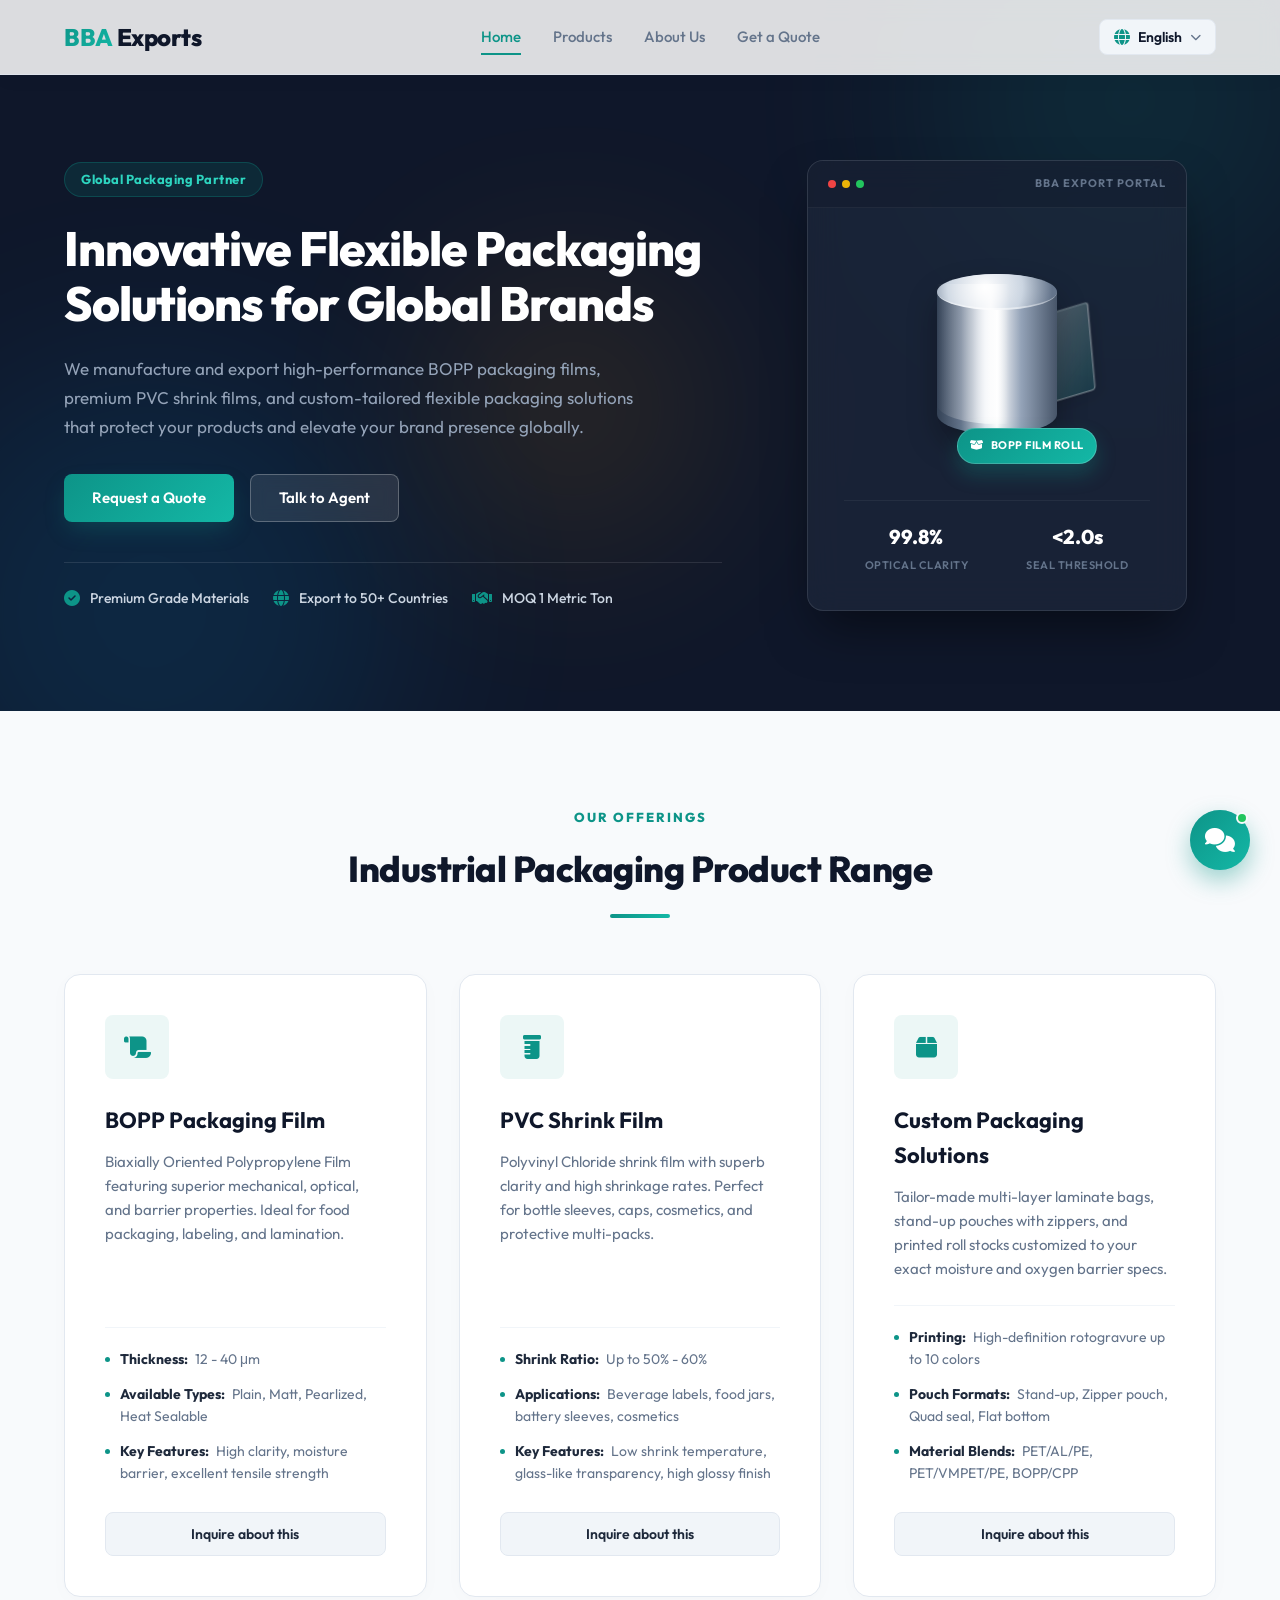
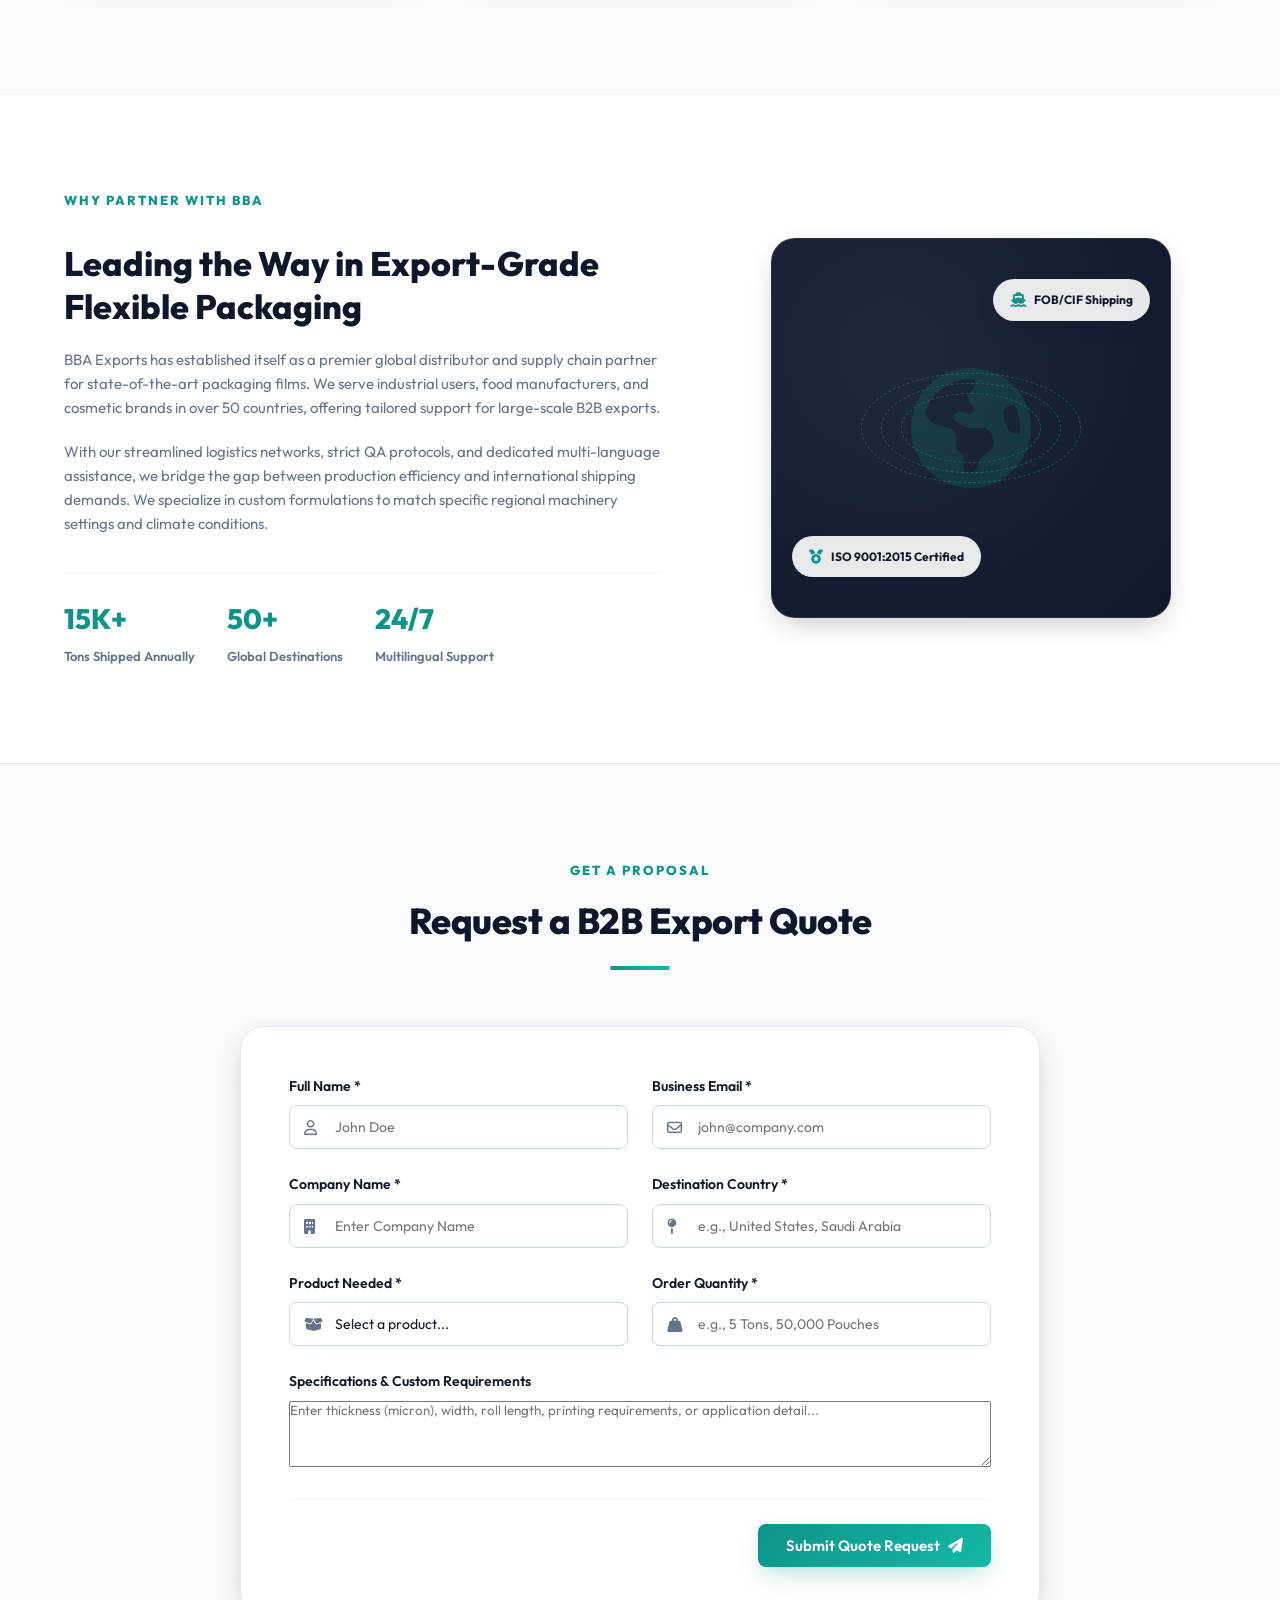
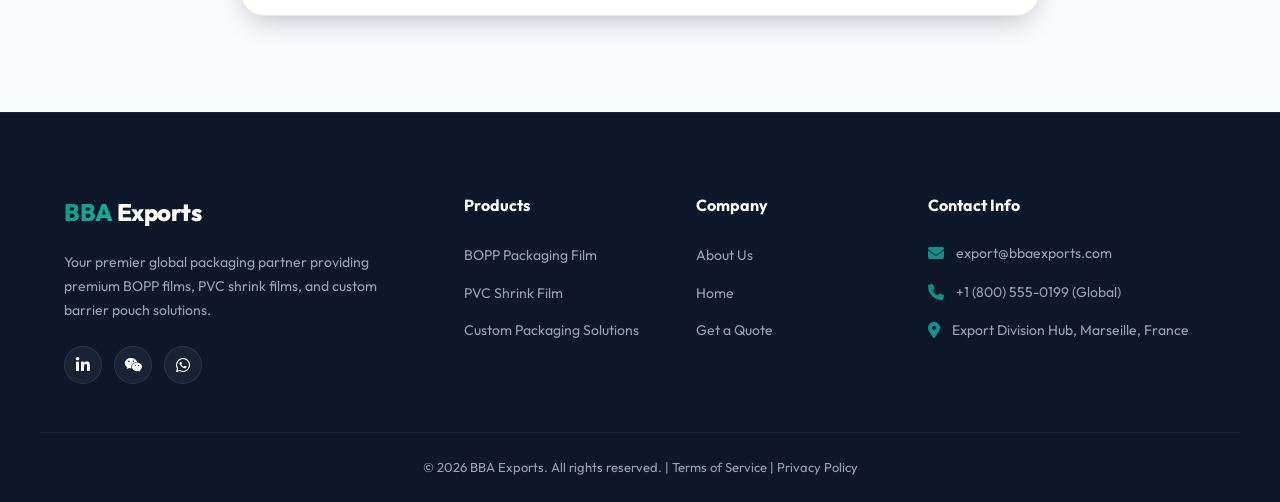
<file: bba-export-agent/index.html>
<!DOCTYPE html>
<html lang="en">
<head>
  <meta charset="UTF-8">
  <meta name="viewport" content="width=device-width, initial-scale=1.0">
  <title>BBA Exports - Premium BOPP & PVC Packaging Film Exporter</title>
  <meta name="description" content="BBA Exports is a premier global supplier of high-quality BOPP packaging film, PVC shrink film, and custom flexible packaging solutions. Request a quote online today.">
  <!-- Google Fonts: Outfit -->
  <link rel="preconnect" href="https://fonts.googleapis.com">
  <link rel="preconnect" href="https://fonts.gstatic.com" crossorigin>
  <link href="https://fonts.googleapis.com/css2?family=Outfit:wght@300;400;500;600;700;800&display=swap" rel="stylesheet">
  <!-- FontAwesome for Icons -->
  <link rel="stylesheet" href="https://cdnjs.cloudflare.com/ajax/libs/font-awesome/6.4.0/css/all.min.css">
  <link rel="stylesheet" href="style.css">
</head>
<body>
  <!-- Header & Navigation -->
  <header class="main-header">
    <div class="header-container">
      <a href="#" class="logo">
        <span class="logo-accent">BBA</span> Exports
      </a>
      <nav class="nav-menu" id="navMenu">
        <a href="#home" class="nav-link active" data-i18n="navHome">Home</a>
        <a href="#products" class="nav-link" data-i18n="navProducts">Products</a>
        <a href="#about" class="nav-link" data-i18n="navAbout">About Us</a>
        <a href="#quote" class="nav-link" data-i18n="navQuote">Get a Quote</a>
      </nav>
      <div class="header-actions">
        <!-- Language Selector -->
        <div class="lang-selector">
          <button class="lang-btn" id="langBtn">
            <i class="fa-solid fa-globe"></i>
            <span id="currentLangLabel">English</span>
            <i class="fa-solid fa-chevron-down dropdown-arrow"></i>
          </button>
          <div class="lang-dropdown" id="langDropdown">
            <div class="lang-option active" data-lang="en">English</div>
            <div class="lang-option" data-lang="ur">اردو (Urdu)</div>
            <div class="lang-option" data-lang="zh">中文 (Chinese)</div>
          </div>
        </div>
        <button class="mobile-menu-btn" id="mobileMenuBtn" aria-label="Toggle Menu">
          <i class="fa-solid fa-bars"></i>
        </button>
      </div>
    </div>
  </header>

  <!-- Hero Section -->
  <section id="home" class="hero-section">
    <div class="hero-bg-shapes">
      <div class="shape shape-1"></div>
      <div class="shape shape-2"></div>
      <div class="shape shape-3"></div>
    </div>
    <div class="hero-container">
      <div class="hero-content">
        <span class="hero-badge" data-i18n="heroBadge">Global Packaging Partner</span>
        <h1 class="hero-title" id="heroTitle" data-i18n="heroTitle">Innovative Flexible Packaging Solutions for Global Brands</h1>
        <p class="hero-desc" data-i18n="heroDesc">We manufacture and export high-performance BOPP packaging films, premium PVC shrink films, and custom-tailored flexible packaging solutions that protect your products and elevate your brand presence globally.</p>
        <div class="hero-actions-container">
          <a href="#quote" class="btn btn-primary" data-i18n="heroBtnQuote">Request a Quote</a>
          <button class="btn btn-secondary" id="heroBtnChat" data-i18n="heroBtnChat">Talk to Agent</button>
        </div>
        <div class="hero-features">
          <div class="feature-item">
            <i class="fa-solid fa-circle-check"></i>
            <span data-i18n="feature1">Premium Grade Materials</span>
          </div>
          <div class="feature-item">
            <i class="fa-solid fa-globe"></i>
            <span data-i18n="feature2">Export to 50+ Countries</span>
          </div>
          <div class="feature-item">
            <i class="fa-solid fa-handshake"></i>
            <span data-i18n="feature3">MOQ 1 Metric Ton</span>
          </div>
        </div>
      </div>
      <div class="hero-visual">
        <div class="visual-card glass-panel">
          <div class="visual-header">
            <div class="dots">
              <span></span><span></span><span></span>
            </div>
            <span class="visual-title">BBA Export Portal</span>
          </div>
          <div class="visual-body">
            <!-- Simulated Film Roll Rendering via SVG / CSS -->
            <div class="film-roll-container">
              <div class="film-cylinder">
                <div class="cylinder-top"></div>
                <div class="cylinder-side"></div>
                <div class="cylinder-sheen"></div>
              </div>
              <div class="film-sheet"></div>
              <div class="visual-badge packaging-badge">
                <i class="fa-solid fa-box-open"></i>
                <span data-i18n="filmBadgeText">BOPP Film Roll</span>
              </div>
            </div>
            <div class="visual-stats">
              <div class="stat-card">
                <span class="stat-num">99.8%</span>
                <span class="stat-label" data-i18n="statClarity">Optical Clarity</span>
              </div>
              <div class="stat-card">
                <span class="stat-num">&lt;2.0s</span>
                <span class="stat-label" data-i18n="statSealing">Seal Threshold</span>
              </div>
            </div>
          </div>
        </div>
      </div>
    </div>
  </section>

  <!-- Products Section -->
  <section id="products" class="products-section">
    <div class="section-container">
      <div class="section-header">
        <span class="section-subtitle" data-i18n="prodSubtitle">Our Offerings</span>
        <h2 class="section-title" data-i18n="prodTitle">Industrial Packaging Product Range</h2>
        <div class="section-divider"></div>
      </div>
      
      <div class="products-grid">
        <!-- BOPP Packaging Film Card -->
        <div class="product-card">
          <div class="product-icon-wrapper">
            <i class="fa-solid fa-scroll product-icon"></i>
          </div>
          <h3 class="product-name" data-i18n="boppName">BOPP Packaging Film</h3>
          <p class="product-desc" data-i18n="boppDesc">Biaxially Oriented Polypropylene Film featuring superior mechanical, optical, and barrier properties. Ideal for food packaging, labeling, and lamination.</p>
          <ul class="product-specs">
            <li>
              <span class="spec-label" data-i18n="specThickness">Thickness:</span>
              <span class="spec-val">12 - 40 μm</span>
            </li>
            <li>
              <span class="spec-label" data-i18n="specType">Available Types:</span>
              <span class="spec-val" data-i18n="boppTypes">Plain, Matt, Pearlized, Heat Sealable</span>
            </li>
            <li>
              <span class="spec-label" data-i18n="specFeatures">Key Features:</span>
              <span class="spec-val" data-i18n="boppFeatures">High clarity, moisture barrier, excellent tensile strength</span>
            </li>
          </ul>
          <button class="product-btn btn-product-chat" data-product="BOPP" data-i18n="chatAboutProduct">Inquire about BOPP</button>
        </div>

        <!-- PVC Shrink Film Card -->
        <div class="product-card">
          <div class="product-icon-wrapper">
            <i class="fa-solid fa-prescription-bottle product-icon"></i>
          </div>
          <h3 class="product-name" data-i18n="pvcName">PVC Shrink Film</h3>
          <p class="product-desc" data-i18n="pvcDesc">Polyvinyl Chloride shrink film with superb clarity and high shrinkage rates. Perfect for bottle sleeves, caps, cosmetics, and protective multi-packs.</p>
          <ul class="product-specs">
            <li>
              <span class="spec-label" data-i18n="specShrinkage">Shrink Ratio:</span>
              <span class="spec-val">Up to 50% - 60%</span>
            </li>
            <li>
              <span class="spec-label" data-i18n="specApplications">Applications:</span>
              <span class="spec-val" data-i18n="pvcApps">Beverage labels, food jars, battery sleeves, cosmetics</span>
            </li>
            <li>
              <span class="spec-label" data-i18n="specFeatures">Key Features:</span>
              <span class="spec-val" data-i18n="pvcFeatures">Low shrink temperature, glass-like transparency, high glossy finish</span>
            </li>
          </ul>
          <button class="product-btn btn-product-chat" data-product="PVC" data-i18n="chatAboutProduct">Inquire about PVC</button>
        </div>

        <!-- Custom Flexible Packaging Card -->
        <div class="product-card">
          <div class="product-icon-wrapper">
            <i class="fa-solid fa-box product-icon"></i>
          </div>
          <h3 class="product-name" data-i18n="customName">Custom Packaging Solutions</h3>
          <p class="product-desc" data-i18n="customDesc">Tailor-made multi-layer laminate bags, stand-up pouches with zippers, and printed roll stocks customized to your exact moisture and oxygen barrier specs.</p>
          <ul class="product-specs">
            <li>
              <span class="spec-label" data-i18n="specPrinting">Printing:</span>
              <span class="spec-val" data-i18n="customPrint">High-definition rotogravure up to 10 colors</span>
            </li>
            <li>
              <span class="spec-label" data-i18n="specPouchTypes">Pouch Formats:</span>
              <span class="spec-val" data-i18n="customTypes">Stand-up, Zipper pouch, Quad seal, Flat bottom</span>
            </li>
            <li>
              <span class="spec-label" data-i18n="specMaterials">Material Blends:</span>
              <span class="spec-val">PET/AL/PE, PET/VMPET/PE, BOPP/CPP</span>
            </li>
          </ul>
          <button class="product-btn btn-product-chat" data-product="Custom Packaging" data-i18n="chatAboutProduct">Inquire about Custom</button>
        </div>
      </div>
    </div>
  </section>

  <!-- About Us Section -->
  <section id="about" class="about-section">
    <div class="section-container">
      <div class="about-grid">
        <div class="about-text-content">
          <span class="section-subtitle" data-i18n="aboutSubtitle">Why Partner With BBA</span>
          <h2 class="about-title" data-i18n="aboutTitle">Leading the Way in Export-Grade Flexible Packaging</h2>
          <p class="about-paragraph" data-i18n="aboutPara1">BBA Exports has established itself as a premier global distributor and supply chain partner for state-of-the-art packaging films. We serve industrial users, food manufacturers, and cosmetic brands in over 50 countries, offering tailored support for large-scale B2B exports.</p>
          <p class="about-paragraph" data-i18n="aboutPara2">With our streamlined logistics networks, strict QA protocols, and dedicated multi-language assistance, we bridge the gap between production efficiency and international shipping demands. We specialize in custom formulations to match specific regional machinery settings and climate conditions.</p>
          
          <div class="about-stats-row">
            <div class="about-stat-item">
              <span class="about-stat-number">15K+</span>
              <span class="about-stat-label" data-i18n="aboutStat1">Tons Shipped Annually</span>
            </div>
            <div class="about-stat-item">
              <span class="about-stat-number">50+</span>
              <span class="about-stat-label" data-i18n="aboutStat2">Global Destinations</span>
            </div>
            <div class="about-stat-item">
              <span class="about-stat-number">24/7</span>
              <span class="about-stat-label" data-i18n="aboutStat3">Multilingual Support</span>
            </div>
          </div>
        </div>
        <div class="about-visual-content">
          <div class="about-image-card glass-panel">
            <div class="globe-container">
              <i class="fa-solid fa-earth-americas globe-icon"></i>
              <div class="connection-lines">
                <span class="line line-1"></span>
                <span class="line line-2"></span>
                <span class="line line-3"></span>
              </div>
            </div>
            <div class="floating-badge badge-top-right">
              <i class="fa-solid fa-ship"></i>
              <span data-i18n="badgeGlobalPort">FOB/CIF Shipping</span>
            </div>
            <div class="floating-badge badge-bottom-left">
              <i class="fa-solid fa-medal"></i>
              <span data-i18n="badgeISO">ISO 9001:2015 Certified</span>
            </div>
          </div>
        </div>
      </div>
    </div>
  </section>

  <!-- Quote Request Form Section -->
  <section id="quote" class="quote-section">
    <div class="section-container">
      <div class="section-header">
        <span class="section-subtitle" data-i18n="quoteSubtitle">Get a Proposal</span>
        <h2 class="section-title" data-i18n="quoteTitle">Request a B2B Export Quote</h2>
        <div class="section-divider"></div>
      </div>
      
      <div class="quote-wrapper">
        <div class="quote-form-container glass-panel">
          <!-- Form Submission Success Screen -->
          <div class="form-success-overlay" id="formSuccessOverlay">
            <div class="success-content">
              <div class="success-icon-wrapper">
                <i class="fa-solid fa-circle-check"></i>
              </div>
              <h3 data-i18n="successTitle">Quote Request Submitted!</h3>
              <p data-i18n="successDesc">Thank you for contacting BBA Exports. Our export sales representative will review your requirements and email a custom quotation within 12 hours.</p>
              <button class="btn btn-primary" id="btnResetForm" data-i18n="successBtn">Submit Another Inquiry</button>
            </div>
          </div>
          
          <form class="quote-form" id="quoteForm" novalidate>
            <div class="form-grid">
              <!-- Full Name -->
              <div class="form-group">
                <label for="fullName" data-i18n="labelName">Full Name *</label>
                <div class="input-wrapper">
                  <i class="fa-regular fa-user input-icon"></i>
                  <input type="text" id="fullName" name="fullName" required placeholder="John Doe">
                </div>
                <span class="error-message" id="errorFullName" data-i18n="errorName">Please enter your name.</span>
              </div>
              
              <!-- Email Address -->
              <div class="form-group">
                <label for="email" data-i18n="labelEmail">Business Email *</label>
                <div class="input-wrapper">
                  <i class="fa-regular fa-envelope input-icon"></i>
                  <input type="email" id="email" name="email" required placeholder="john@company.com">
                </div>
                <span class="error-message" id="errorEmail" data-i18n="errorEmail">Please enter a valid business email.</span>
              </div>
              
              <!-- Company Name -->
              <div class="form-group">
                <label for="companyName" data-i18n="labelCompany">Company Name *</label>
                <div class="input-wrapper">
                  <i class="fa-solid fa-building input-icon"></i>
                  <input type="text" id="companyName" name="companyName" required placeholder="Enter Company Name">
                </div>
                <span class="error-message" id="errorCompany" data-i18n="errorCompany">Please enter your company name.</span>
              </div>
              
              <!-- Country of Destination -->
              <div class="form-group">
                <label for="country" data-i18n="labelCountry">Destination Country *</label>
                <div class="input-wrapper">
                  <i class="fa-solid fa-map-pin input-icon"></i>
                  <input type="text" id="country" name="country" required placeholder="e.g., United States, Saudi Arabia">
                </div>
                <span class="error-message" id="errorCountry" data-i18n="errorCountry">Please enter destination country.</span>
              </div>
              
              <!-- Product Selection -->
              <div class="form-group">
                <label for="productSelect" data-i18n="labelProduct">Product Needed *</label>
                <div class="input-wrapper">
                  <i class="fa-solid fa-box-open input-icon"></i>
                  <select id="productSelect" name="productSelect" required>
                    <option value="" disabled selected data-i18n="selectProductPlaceholder">Select a product...</option>
                    <option value="bopp" data-i18n="optBopp">BOPP Packaging Film</option>
                    <option value="pvc" data-i18n="optPvc">PVC Shrink Film</option>
                    <option value="custom" data-i18n="optCustom">Custom Flexible Packaging</option>
                  </select>
                </div>
                <span class="error-message" id="errorProduct" data-i18n="errorProduct">Please select a product.</span>
              </div>

              <!-- Quantity (Metric Tons) -->
              <div class="form-group">
                <label for="quantity" data-i18n="labelQuantity">Order Quantity *</label>
                <div class="input-wrapper">
                  <i class="fa-solid fa-weight-hanging input-icon"></i>
                  <input type="text" id="quantity" name="quantity" required placeholder="e.g., 5 Tons, 50,000 Pouches">
                </div>
                <span class="error-message" id="errorQuantity" data-i18n="errorQuantity">Please specify the quantity.</span>
              </div>
            </div>

            <!-- Custom Requirements -->
            <div class="form-group full-width">
              <label for="specifications" data-i18n="labelSpecs">Specifications & Custom Requirements</label>
              <textarea id="specifications" name="specifications" rows="4" placeholder="Enter thickness (micron), width, roll length, printing requirements, or application detail..."></textarea>
            </div>

            <!-- Submit Button -->
            <div class="form-actions">
              <button type="submit" class="btn btn-primary btn-submit" id="btnSubmitQuote">
                <span id="submitBtnText" data-i18n="btnSubmit">Submit Quote Request</span>
                <i class="fa-solid fa-paper-plane"></i>
                <div class="btn-spinner" id="btnSpinner"></div>
              </button>
            </div>
          </form>
        </div>
      </div>
    </div>
  </section>

  <!-- Footer Section -->
  <footer class="main-footer">
    <div class="footer-container">
      <div class="footer-brand">
        <a href="#" class="logo footer-logo"><span class="logo-accent">BBA</span> Exports</a>
        <p class="footer-text" data-i18n="footerText">Your premier global packaging partner providing premium BOPP films, PVC shrink films, and custom barrier pouch solutions.</p>
        <div class="social-links">
          <a href="#" aria-label="LinkedIn"><i class="fa-brands fa-linkedin-in"></i></a>
          <a href="#" aria-label="WeChat" title="WeChat ID: BBA_Exports"><i class="fa-brands fa-weixin"></i></a>
          <a href="#" aria-label="WhatsApp" title="WhatsApp Business: +1-555-123-4567"><i class="fa-brands fa-whatsapp"></i></a>
        </div>
      </div>
      
      <div class="footer-links-col">
        <h4 data-i18n="footerProducts">Products</h4>
        <ul class="footer-links">
          <li><a href="#products" data-i18n="boppName">BOPP Packaging Film</a></li>
          <li><a href="#products" data-i18n="pvcName">PVC Shrink Film</a></li>
          <li><a href="#products" data-i18n="customName">Custom Packaging Solutions</a></li>
        </ul>
      </div>

      <div class="footer-links-col">
        <h4 data-i18n="footerCompany">Company</h4>
        <ul class="footer-links">
          <li><a href="#about" data-i18n="navAbout">About Us</a></li>
          <li><a href="#home" data-i18n="navHome">Home</a></li>
          <li><a href="#quote" data-i18n="navQuote">Get a Quote</a></li>
        </ul>
      </div>

      <div class="footer-links-col">
        <h4 data-i18n="footerContact">Contact Info</h4>
        <ul class="footer-contact-info">
          <li>
            <i class="fa-solid fa-envelope"></i>
            <span>export@bbaexports.com</span>
          </li>
          <li>
            <i class="fa-solid fa-phone"></i>
            <span>+1 (800) 555-0199 (Global)</span>
          </li>
          <li>
            <i class="fa-solid fa-location-dot"></i>
            <span data-i18n="footerAddress">Export Division Hub, Marseille, France</span>
          </li>
        </ul>
      </div>
    </div>
    <div class="footer-bottom">
      <p>&copy; 2026 BBA Exports. All rights reserved. | <span data-i18n="footerTerms">Terms of Service</span> | <span data-i18n="footerPrivacy">Privacy Policy</span></p>
    </div>
  </footer>

  <!-- Floating Multilingual Chat Widget -->
  <div class="chat-widget-container" id="chatWidgetContainer">
    <!-- Chat Badge Button -->
    <button class="chat-trigger-btn" id="chatTriggerBtn" aria-label="Open Chat Agent">
      <div class="chat-btn-pulse"></div>
      <i class="fa-solid fa-comments chat-open-icon"></i>
      <i class="fa-solid fa-xmark chat-close-icon"></i>
      <span class="chat-online-badge"></span>
      <span class="chat-tooltip-text" data-i18n="chatTooltip">Chat with Export Agent</span>
    </button>

    <!-- Chat Portal Frame -->
    <div class="chat-portal glass-panel" id="chatPortal">
      <!-- Chat Portal Header -->
      <div class="chat-header">
        <div class="agent-info">
          <div class="agent-avatar-wrapper">
            <!-- Simulated Avatar SVG -->
            <svg class="agent-avatar" viewBox="0 0 100 100" xmlns="http://www.w3.org/2000/svg">
              <circle cx="50" cy="50" r="48" fill="#0d9488"/>
              <path d="M50 30 C58 30 64 36 64 44 C64 52 58 58 50 58 C42 58 36 52 36 44 C36 36 42 30 50 30 Z" fill="#ffffff"/>
              <path d="M22 80 C22 66 32 58 50 58 C68 58 78 66 78 80 Z" fill="#ffffff"/>
              <circle cx="75" cy="25" r="8" fill="#4ade80" stroke="#0f172a" stroke-width="2"/>
            </svg>
          </div>
          <div class="agent-name-status">
            <h4 data-i18n="agentName">BBA Export AI-Agent</h4>
            <span class="status-online">
              <span class="dot-online"></span>
              <span data-i18n="agentStatus">Online | Speaks English, Urdu, Chinese</span>
            </span>
          </div>
        </div>
        <button class="chat-header-close-btn" id="chatHeaderCloseBtn" aria-label="Close Chat">
          <i class="fa-solid fa-xmark"></i>
        </button>
      </div>

      <!-- Chat Portal Body -->
      <div class="chat-body" id="chatBody">
        <!-- Messages Container -->
        <div class="chat-messages" id="chatMessages">
          <!-- Initial Welcome Message -->
          <div class="message incoming">
            <div class="message-content">
              <p data-i18n="agentGreeting">Welcome to BBA Exports! I am your export inquiry assistant. I can help you with product technical specifications, minimum order quantities (MOQ), global shipping options, and custom packaging quotes in English, Urdu (اردو), or Chinese (中文). How can I assist you today?</p>
              <span class="message-time">18:39</span>
            </div>
          </div>
        </div>

        <!-- Chat Typing Indicator (hidden by default) -->
        <div class="typing-indicator" id="typingIndicator">
          <span></span>
          <span></span>
          <span></span>
        </div>
      </div>

      <!-- Quick Action Buttons -->
      <div class="chat-quick-actions" id="chatQuickActions">
        <button class="quick-action-btn" data-action="bopp_specs" data-i18n="qaBopp">BOPP Film Specs</button>
        <button class="quick-action-btn" data-action="pvc_specs" data-i18n="qaPvc">PVC Shrink Film Specs</button>
        <button class="quick-action-btn" data-action="custom_pkg" data-i18n="qaCustom">Custom Packaging Options</button>
        <button class="quick-action-btn" data-action="moq" data-i18n="qaMoq">MOQ & Lead Times</button>
        <button class="quick-action-btn" data-action="shipping" data-i18n="qaShipping">Shipping & Incoterms</button>
        <button class="quick-action-btn" data-action="quote" data-i18n="qaQuote">Request Quote Form</button>
      </div>

      <!-- Chat Input Area -->
      <div class="chat-input-area">
        <form class="chat-input-form" id="chatInputForm">
          <input type="text" id="chatInputField" placeholder="Type your inquiry here..." autocomplete="off" required>
          <button type="submit" class="chat-send-btn" id="chatSendBtn" aria-label="Send Message">
            <i class="fa-solid fa-paper-plane"></i>
          </button>
        </form>
        <div class="chat-disclaimer">
          <span data-i18n="chatDisclaimer">Auto-translation active</span>
        </div>
      </div>
    </div>
  </div>

  <script src="app.js"></script>
</body>
</html>
</file>
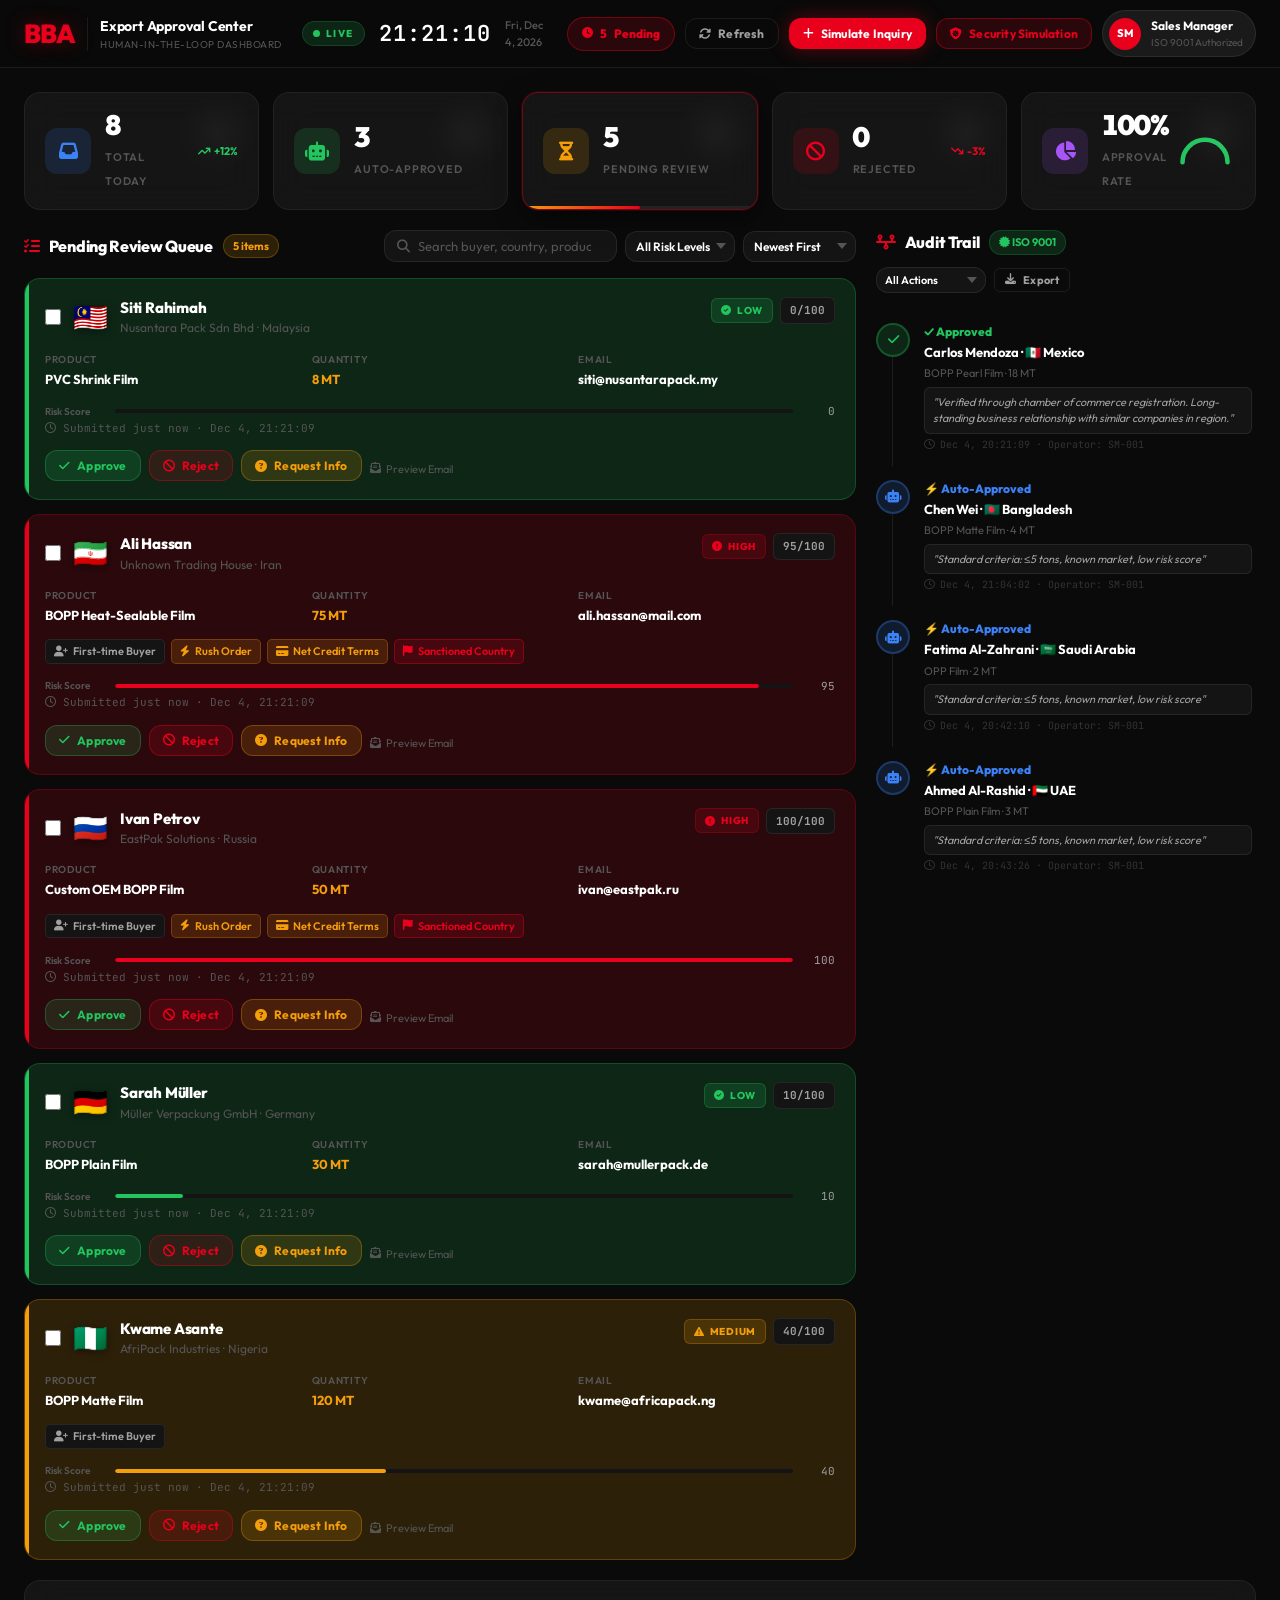
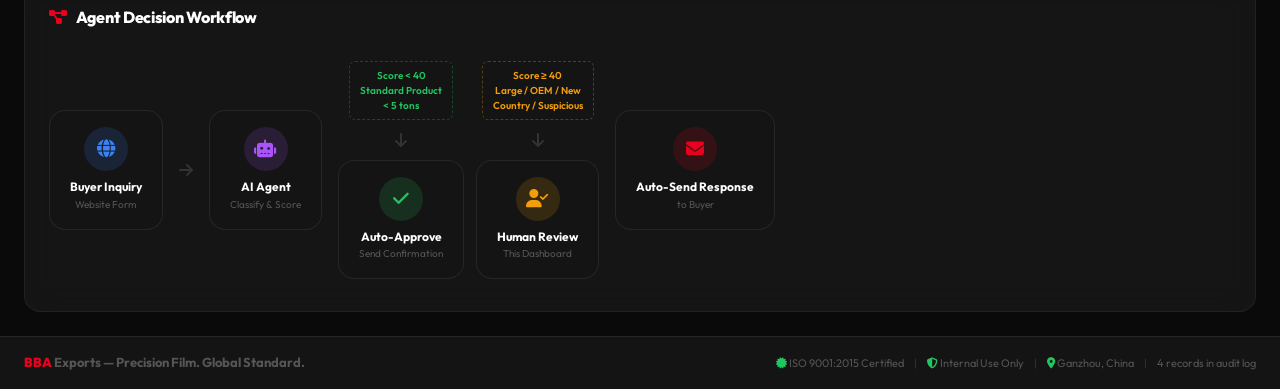
<file: day4-hitl-agent/index.html>
<!DOCTYPE html>
<html lang="en">
<head>
  <meta charset="UTF-8">
  <meta name="viewport" content="width=device-width, initial-scale=1.0">
  <title>BBA Export Approval Center | Human-in-the-Loop Dashboard</title>
  <meta name="description" content="BBA Exports internal HITL approval dashboard for managing export inquiry classification, risk scoring, and human review workflows. ISO 9001 certified operations.">
  <meta name="robots" content="noindex, nofollow">

  <!-- Fonts -->
  <link rel="preconnect" href="https://fonts.googleapis.com">
  <link rel="preconnect" href="https://fonts.gstatic.com" crossorigin>
  <link href="https://fonts.googleapis.com/css2?family=Outfit:wght@300;400;500;600;700;800;900&family=JetBrains+Mono:wght@400;500;600&display=swap" rel="stylesheet">

  <!-- Icons -->
  <link rel="stylesheet" href="https://cdnjs.cloudflare.com/ajax/libs/font-awesome/6.5.0/css/all.min.css">

  <!-- Styles -->
  <link rel="stylesheet" href="style.css">
</head>
<body>

  <!-- ══════════════════════════════════════════
       NOTIFICATION TOAST SYSTEM
  ══════════════════════════════════════════ -->
  <div id="toastContainer" class="toast-container" aria-live="polite"></div>

  <!-- ══════════════════════════════════════════
       MODAL OVERLAY — Action Confirmation
  ══════════════════════════════════════════ -->
  <div id="modalOverlay" class="modal-overlay" role="dialog" aria-modal="true" aria-labelledby="modalTitle">
    <div class="modal-card glass-card">
      <div class="modal-header">
        <div class="modal-icon" id="modalIcon"></div>
        <h3 class="modal-title" id="modalTitle">Confirm Action</h3>
        <button class="modal-close" id="modalClose" aria-label="Close modal">
          <i class="fa-solid fa-xmark"></i>
        </button>
      </div>
      <div class="modal-body">
        <div class="modal-inquiry-summary" id="modalInquirySummary"></div>
        <div class="modal-form-group" id="modalFormGroup">
          <label class="modal-label" for="modalReason">
            <span id="modalReasonLabel">Reason / Notes</span>
            <span class="required-badge">required</span>
          </label>
          <textarea
            id="modalReason"
            class="modal-textarea"
            placeholder="Enter your reason or additional notes..."
            rows="4"
            maxlength="500"
          ></textarea>
          <div class="char-count"><span id="charCount">0</span>/500</div>
        </div>
        <div class="modal-preview-section" id="modalPreviewSection">
          <div class="preview-label">
            <i class="fa-solid fa-envelope"></i>
            Auto-Generated Response Preview
          </div>
          <div class="email-preview-card" id="emailPreviewCard"></div>
        </div>
      </div>
      <div class="modal-footer">
        <button class="btn btn-ghost" id="modalCancelBtn">Cancel</button>
        <button class="btn" id="modalConfirmBtn">Confirm</button>
      </div>
    </div>
  </div>

  <!-- ══════════════════════════════════════════
       HEADER
  ══════════════════════════════════════════ -->
  <header class="dashboard-header">
    <div class="header-inner">
      <!-- Logo / Brand -->
      <div class="header-brand">
        <div class="brand-logo">
          <span class="logo-bba">BBA</span>
          <div class="logo-divider"></div>
          <div class="logo-text">
            <span class="logo-main">Export Approval Center</span>
            <span class="logo-sub">Human-in-the-Loop Dashboard</span>
          </div>
        </div>
      </div>

      <!-- Header Center — Live indicator -->
      <div class="header-center">
        <div class="live-indicator">
          <span class="live-dot"></span>
          <span class="live-text">LIVE</span>
        </div>
        <div class="header-clock" id="headerClock">--:--:--</div>
        <div class="header-date" id="headerDate">--</div>
      </div>

      <!-- Header Right — Actions -->
      <div class="header-actions">
        <div class="pending-badge-large" id="pendingBadgeLarge">
          <i class="fa-solid fa-clock"></i>
          <span id="pendingBadgeCount">0</span> Pending
        </div>
        <button class="btn btn-sm btn-ghost" id="refreshBtn" title="Refresh data">
          <i class="fa-solid fa-rotate"></i>
          Refresh
        </button>
        <button class="btn btn-sm btn-primary" id="simulateBtn" title="Simulate a new inquiry arriving">
          <i class="fa-solid fa-plus"></i>
          Simulate Inquiry
        </button>
        <button class="btn btn-sm btn-security" id="securitySimBtn" title="Run live security attack simulation">
          <i class="fa-solid fa-shield-virus"></i>
          Security Simulation
        </button>
        <div class="operator-chip">
          <div class="operator-avatar">SM</div>
          <div class="operator-info">
            <span class="operator-name">Sales Manager</span>
            <span class="operator-role">ISO 9001 Authorized</span>
          </div>
        </div>
      </div>
    </div>
  </header>

  <!-- ══════════════════════════════════════════
       MAIN DASHBOARD
  ══════════════════════════════════════════ -->
  <main class="dashboard-main">

    <!-- STATS BAR -->
    <section class="stats-bar" aria-label="Summary statistics">
      <div class="stat-card glass-card" id="statTotal">
        <div class="stat-icon stat-icon-blue">
          <i class="fa-solid fa-inbox"></i>
        </div>
        <div class="stat-info">
          <span class="stat-value" id="statTotalVal">0</span>
          <span class="stat-label">Total Today</span>
        </div>
        <div class="stat-trend" id="statTotalTrend">
          <i class="fa-solid fa-arrow-trend-up"></i>
          <span>+12%</span>
        </div>
      </div>

      <div class="stat-card glass-card" id="statAutoApproved">
        <div class="stat-icon stat-icon-green">
          <i class="fa-solid fa-robot"></i>
        </div>
        <div class="stat-info">
          <span class="stat-value" id="statAutoVal">0</span>
          <span class="stat-label">Auto-Approved</span>
        </div>
        <div class="stat-sparkline" id="sparklineAuto"></div>
      </div>

      <div class="stat-card glass-card stat-card-highlight" id="statPending">
        <div class="stat-icon stat-icon-amber">
          <i class="fa-solid fa-hourglass-half"></i>
        </div>
        <div class="stat-info">
          <span class="stat-value" id="statPendingVal">0</span>
          <span class="stat-label">Pending Review</span>
        </div>
        <div class="urgency-bar" id="urgencyBar"></div>
      </div>

      <div class="stat-card glass-card" id="statRejected">
        <div class="stat-icon stat-icon-red">
          <i class="fa-solid fa-ban"></i>
        </div>
        <div class="stat-info">
          <span class="stat-value" id="statRejectedVal">0</span>
          <span class="stat-label">Rejected</span>
        </div>
        <div class="stat-trend stat-trend-down" id="statRejectedTrend">
          <i class="fa-solid fa-arrow-trend-down"></i>
          <span>-3%</span>
        </div>
      </div>

      <div class="stat-card glass-card" id="statApprovalRate">
        <div class="stat-icon stat-icon-purple">
          <i class="fa-solid fa-chart-pie"></i>
        </div>
        <div class="stat-info">
          <span class="stat-value" id="statRateVal">--</span>
          <span class="stat-label">Approval Rate</span>
        </div>
        <div class="rate-arc-container">
          <svg class="rate-arc" viewBox="0 0 80 40" id="rateArcSvg">
            <path d="M 10 35 A 30 30 0 0 1 70 35" fill="none" stroke="#2a2a2a" stroke-width="6" stroke-linecap="round"/>
            <path id="rateArcFill" d="M 10 35 A 30 30 0 0 1 70 35" fill="none" stroke="#22c55e" stroke-width="6" stroke-linecap="round" stroke-dasharray="94" stroke-dashoffset="94"/>
          </svg>
        </div>
      </div>
    </section>

    <!-- SECURITY ALERTS BANNER -->
    <section class="alerts-section" id="alertsSection" aria-label="Security alerts" style="display:none;">
      <div class="alerts-header">
        <div class="alerts-title">
          <i class="fa-solid fa-shield-halved"></i>
          Security Alerts
        </div>
        <button class="btn btn-xs btn-ghost" id="dismissAlertsBtn">
          <i class="fa-solid fa-check"></i> Dismiss All
        </button>
      </div>
      <div class="alerts-list" id="alertsList"></div>
    </section>

    <!-- MAIN GRID (Queue + Audit) -->
    <div class="dashboard-grid">

      <!-- LEFT COLUMN — PENDING QUEUE -->
      <section class="queue-section">
        <div class="section-header">
          <div class="section-title-group">
            <h2 class="section-title">
              <i class="fa-solid fa-list-check"></i>
              Pending Review Queue
            </h2>
            <div class="queue-count-badge" id="queueCountBadge">0 items</div>
          </div>
          <div class="queue-controls">
            <div class="search-box">
              <i class="fa-solid fa-magnifying-glass"></i>
              <input
                type="search"
                id="queueSearch"
                class="search-input"
                placeholder="Search buyer, country, product..."
                autocomplete="off"
              >
            </div>
            <select class="filter-select" id="riskFilter" aria-label="Filter by risk level">
              <option value="all">All Risk Levels</option>
              <option value="HIGH">High Risk</option>
              <option value="MEDIUM">Medium Risk</option>
              <option value="LOW">Low Risk</option>
            </select>
            <select class="filter-select" id="sortSelect" aria-label="Sort queue">
              <option value="newest">Newest First</option>
              <option value="oldest">Oldest First</option>
              <option value="risk-high">Highest Risk</option>
              <option value="quantity-high">Largest Order</option>
            </select>
          </div>
        </div>

        <!-- Queue Empty State -->
        <div class="queue-empty" id="queueEmpty" style="display:none;">
          <div class="empty-icon"><i class="fa-solid fa-circle-check"></i></div>
          <h3>All Clear!</h3>
          <p>No pending inquiries require human review at this time.</p>
          <button class="btn btn-primary" id="emptySimulateBtn">
            <i class="fa-solid fa-plus"></i> Simulate Inquiry
          </button>
        </div>

        <!-- Pending Cards Container -->
        <div class="queue-list" id="queueList" role="list"></div>

        <!-- Bulk Actions Bar -->
        <div class="bulk-actions" id="bulkActions" style="display:none;">
          <span class="bulk-selected-count" id="bulkSelectedCount">0 selected</span>
          <button class="btn btn-sm btn-approve" id="bulkApproveBtn">
            <i class="fa-solid fa-check-double"></i> Approve Selected
          </button>
          <button class="btn btn-sm btn-reject" id="bulkRejectBtn">
            <i class="fa-solid fa-ban"></i> Reject Selected
          </button>
        </div>
      </section>

      <!-- RIGHT COLUMN — AUDIT TRAIL -->
      <aside class="audit-section">
        <div class="section-header">
          <div class="section-title-group">
            <h2 class="section-title">
              <i class="fa-solid fa-timeline"></i>
              Audit Trail
            </h2>
            <div class="iso-badge">
              <i class="fa-solid fa-certificate"></i> ISO 9001
            </div>
          </div>
          <div class="audit-controls">
            <select class="filter-select filter-select-sm" id="auditFilter" aria-label="Filter audit log">
              <option value="all">All Actions</option>
              <option value="APPROVED">Approved</option>
              <option value="REJECTED">Rejected</option>
              <option value="INFO_REQUESTED">Info Requested</option>
              <option value="AUTO_APPROVED">Auto-Approved</option>
            </select>
            <button class="btn btn-xs btn-ghost" id="exportAuditBtn" title="Export audit log as JSON">
              <i class="fa-solid fa-download"></i> Export
            </button>
          </div>
        </div>

        <!-- Audit Timeline -->
        <div class="audit-timeline" id="auditTimeline" role="log" aria-label="Audit trail log">
          <div class="audit-empty" id="auditEmpty">
            <i class="fa-solid fa-scroll"></i>
            <p>Audit records will appear here after actions are taken.</p>
          </div>
        </div>
      </aside>
    </div>

    <!-- AGENT WORKFLOW PANEL -->
    <section class="workflow-section glass-card">
      <div class="section-header">
        <h2 class="section-title">
          <i class="fa-solid fa-diagram-project"></i>
          Agent Decision Workflow
        </h2>
        <div class="workflow-stats-mini" id="workflowStatsMini"></div>
      </div>
      <div class="workflow-diagram">
        <div class="workflow-node wf-start">
          <div class="wf-node-icon"><i class="fa-solid fa-globe"></i></div>
          <div class="wf-node-label">Buyer Inquiry<br><small>Website Form</small></div>
        </div>
        <div class="workflow-arrow"><i class="fa-solid fa-arrow-right"></i></div>
        <div class="workflow-node wf-agent">
          <div class="wf-node-icon"><i class="fa-solid fa-robot"></i></div>
          <div class="wf-node-label">AI Agent<br><small>Classify &amp; Score</small></div>
        </div>
        <div class="workflow-arrow workflow-arrow-split"></div>
        <div class="workflow-branches">
          <div class="workflow-branch branch-auto">
            <div class="branch-condition">Score &lt; 40<br>Standard Product<br>&lt; 5 tons</div>
            <div class="workflow-arrow"><i class="fa-solid fa-arrow-down"></i></div>
            <div class="workflow-node wf-auto">
              <div class="wf-node-icon"><i class="fa-solid fa-check"></i></div>
              <div class="wf-node-label">Auto-Approve<br><small>Send Confirmation</small></div>
            </div>
          </div>
          <div class="workflow-branch branch-human">
            <div class="branch-condition">Score ≥ 40<br>Large / OEM / New<br>Country / Suspicious</div>
            <div class="workflow-arrow"><i class="fa-solid fa-arrow-down"></i></div>
            <div class="workflow-node wf-hitl">
              <div class="wf-node-icon"><i class="fa-solid fa-user-check"></i></div>
              <div class="wf-node-label">Human Review<br><small>This Dashboard</small></div>
            </div>
          </div>
        </div>
        <div class="workflow-node wf-end">
          <div class="wf-node-icon"><i class="fa-solid fa-envelope"></i></div>
          <div class="wf-node-label">Auto-Send Response<br><small>to Buyer</small></div>
        </div>
      </div>
    </section>

  </main>

  <!-- FOOTER -->
  <footer class="dashboard-footer">
    <div class="footer-inner">
      <div class="footer-brand">
        <span class="logo-bba-sm">BBA</span> Exports — Precision Film. Global Standard.
      </div>
      <div class="footer-meta">
        <span><i class="fa-solid fa-certificate"></i> ISO 9001:2015 Certified</span>
        <span class="footer-sep">|</span>
        <span><i class="fa-solid fa-shield-halved"></i> Internal Use Only</span>
        <span class="footer-sep">|</span>
        <span><i class="fa-solid fa-location-dot"></i> Ganzhou, China</span>
        <span class="footer-sep">|</span>
        <span id="footerAuditCount">0 records in audit log</span>
      </div>
    </div>
  </footer>

  <!-- ══════════════════════════════════════════
       SECURITY SIMULATION MODAL
  ══════════════════════════════════════════ -->
  <div id="securitySimOverlay" class="secsim-overlay" role="dialog" aria-modal="true" aria-labelledby="secSimTitle">
    <div class="secsim-card">

      <!-- Header -->
      <div class="secsim-header">
        <div class="secsim-title-group">
          <i class="fa-solid fa-shield-virus secsim-shield-icon"></i>
          <div>
            <h2 class="secsim-title" id="secSimTitle">Security Attack Simulation</h2>
            <p class="secsim-subtitle">Live demo — BBA Export AI Security Layer</p>
          </div>
        </div>
        <button class="secsim-close" id="secSimCloseBtn" aria-label="Close simulation">
          <i class="fa-solid fa-xmark"></i>
        </button>
      </div>

      <!-- Test Cards Row -->
      <div class="secsim-tests">
        <div class="secsim-test-card" id="simCard0">
          <div class="secsim-test-icon"><i class="fa-solid fa-syringe"></i></div>
          <div class="secsim-test-label">Test 1</div>
          <div class="secsim-test-name">Prompt Injection</div>
          <div class="secsim-test-status" id="simStatus0">PENDING</div>
        </div>
        <div class="secsim-test-card" id="simCard1">
          <div class="secsim-test-icon"><i class="fa-solid fa-bolt"></i></div>
          <div class="secsim-test-label">Test 2</div>
          <div class="secsim-test-name">Spam / Rate Limit</div>
          <div class="secsim-test-status" id="simStatus1">PENDING</div>
        </div>
        <div class="secsim-test-card" id="simCard2">
          <div class="secsim-test-icon"><i class="fa-solid fa-user-check"></i></div>
          <div class="secsim-test-label">Test 3</div>
          <div class="secsim-test-name">Valid Inquiry</div>
          <div class="secsim-test-status" id="simStatus2">PENDING</div>
        </div>
      </div>

      <!-- Terminal Window -->
      <div class="secsim-terminal">
        <div class="terminal-titlebar">
          <span class="terminal-dot td-red"></span>
          <span class="terminal-dot td-amber"></span>
          <span class="terminal-dot td-green"></span>
          <span class="terminal-title">bba-security-sim ~ live log</span>
        </div>
        <div class="terminal-body" id="terminalBody">
          <div class="terminal-prompt">
            <span class="term-user">bba@security</span><span class="term-sep">:</span><span class="term-path">~</span><span class="term-dollar">$</span>
            <span class="term-cmd"> Press <strong>Run Simulation</strong> to begin...</span>
          </div>
        </div>
      </div>

      <!-- Score Card (hidden until complete) -->
      <div class="secsim-score-card" id="secSimScoreCard" style="display:none;">
        <i class="fa-solid fa-shield-check secsim-score-icon"></i>
        <div class="secsim-score-text" id="secSimScoreText">3/3 threats blocked — System Secure</div>
        <div class="secsim-score-sub">All security controls validated. Ready for Kaggle presentation.</div>
      </div>

      <!-- Footer Buttons -->
      <div class="secsim-footer">
        <button class="btn btn-ghost" id="secSimCancelBtn">Close</button>
        <button class="btn btn-security" id="secSimRunBtn">
          <i class="fa-solid fa-play"></i>
          Run Simulation
        </button>
      </div>

    </div>
  </div>

  <script src="app.js"></script>
</body>
</html>
</file>
<file: bba-export-agent/style.css>
/* ==========================================
   BBA Exports - Premium Stylesheet
   ========================================== */

/* Design Variables */
:root {
  --primary: #0f172a;        /* Deep Slate Blue */
  --primary-light: #1e293b;  /* Slate Grey */
  --secondary: #0d9488;      /* Teal */
  --secondary-hover: #0f766e;/* Darker Teal */
  --accent: #f59e0b;         /* Amber */
  --bg-dark: #090d16;        /* Deep Space Dark */
  --bg-light: #f8fafc;       /* Clean Light */
  --text-dark: #0f172a;
  --text-light: #64748b;
  --text-white: #ffffff;
  --glass-bg: rgba(30, 41, 59, 0.7);
  --glass-border: rgba(255, 255, 255, 0.1);
  --card-shadow: 0 10px 30px -10px rgba(2, 6, 23, 0.3);
  --teal-shadow: 0 10px 25px -5px rgba(13, 148, 136, 0.3);
  --border-radius-sm: 8px;
  --border-radius-md: 16px;
  --border-radius-lg: 24px;
  --font-family: 'Outfit', -apple-system, BlinkMacSystemFont, 'Segoe UI', Roboto, sans-serif;
  --transition: all 0.3s cubic-bezier(0.4, 0, 0.2, 1);
}

/* Base Styles & Resets */
* {
  box-sizing: border-box;
  margin: 0;
  padding: 0;
}

html {
  scroll-behavior: smooth;
}

body {
  font-family: var(--font-family);
  background-color: var(--bg-light);
  color: var(--text-dark);
  line-height: 1.6;
  overflow-x: hidden;
  -webkit-font-smoothing: antialiased;
}

a {
  text-decoration: none;
  color: inherit;
}

ul {
  list-style: none;
}

button, input, select, textarea {
  font-family: inherit;
  outline: none;
}

/* Scrollbar Styling */
::-webkit-scrollbar {
  width: 8px;
}
::-webkit-scrollbar-track {
  background: #f1f5f9;
}
::-webkit-scrollbar-thumb {
  background: #cbd5e1;
  border-radius: 4px;
}
::-webkit-scrollbar-thumb:hover {
  background: #94a3b8;
}

/* RTL Support - Global Adjustments */
[dir="rtl"] {
  text-align: right;
}
[dir="rtl"] .main-header .logo {
  margin-right: 0;
  margin-left: auto;
}
[dir="rtl"] .nav-menu {
  margin-left: 0;
  margin-right: auto;
}
[dir="rtl"] .feature-item i {
  margin-right: 0;
  margin-left: 8px;
}
[dir="rtl"] .product-specs li {
  padding-left: 0;
  padding-right: 15px;
}
[dir="rtl"] .product-specs li::before {
  left: auto;
  right: 0;
}
[dir="rtl"] .input-wrapper i {
  left: auto;
  right: 15px;
}
[dir="rtl"] .input-wrapper input,
[dir="rtl"] .input-wrapper select,
[dir="rtl"] .input-wrapper textarea {
  padding-left: 15px;
  padding-right: 45px;
}
[dir="rtl"] .quote-form .error-message {
  left: auto;
  right: 5px;
}
[dir="rtl"] .chat-widget-container {
  right: auto;
  left: 30px;
}
[dir="rtl"] .chat-online-badge {
  right: auto;
  left: 0;
}
[dir="rtl"] .chat-tooltip-text {
  right: auto;
  left: calc(100% + 15px);
}
[dir="rtl"] .chat-tooltip-text::before {
  right: auto;
  left: 100%;
  border-left-color: transparent;
  border-right-color: rgba(15, 23, 42, 0.9);
}
[dir="rtl"] .chat-header-close-btn {
  margin-left: 0;
  margin-right: auto;
}
[dir="rtl"] .agent-avatar-wrapper circle[cx="75"] {
  cx: 25;
}

/* ==========================================
   Component: Header & Navigation
   ========================================== */
.main-header {
  position: fixed;
  top: 0;
  left: 0;
  width: 100%;
  z-index: 1000;
  background-color: rgba(255, 255, 255, 0.85);
  backdrop-filter: blur(12px);
  -webkit-backdrop-filter: blur(12px);
  border-bottom: 1px solid rgba(226, 232, 240, 0.8);
  box-shadow: 0 4px 20px rgba(0, 0, 0, 0.03);
  transition: var(--transition);
}

.header-container {
  max-width: 1200px;
  margin: 0 auto;
  padding: 18px 24px;
  display: flex;
  align-items: center;
  justify-content: space-between;
}

.logo {
  font-size: 24px;
  font-weight: 800;
  color: var(--primary);
  letter-spacing: -0.5px;
  display: flex;
  align-items: center;
  gap: 4px;
}

.logo-accent {
  background: linear-gradient(135deg, var(--secondary), #14b8a6);
  -webkit-background-clip: text;
  -webkit-text-fill-color: transparent;
}

.nav-menu {
  display: flex;
  gap: 32px;
}

.nav-link {
  font-size: 15px;
  font-weight: 500;
  color: var(--text-light);
  position: relative;
  padding: 6px 0;
  transition: var(--transition);
}

.nav-link:hover,
.nav-link.active {
  color: var(--secondary);
}

.nav-link::after {
  content: '';
  position: absolute;
  bottom: 0;
  left: 0;
  width: 0;
  height: 2px;
  background-color: var(--secondary);
  transition: var(--transition);
}

.nav-link:hover::after,
.nav-link.active::after {
  width: 100%;
}

.header-actions {
  display: flex;
  align-items: center;
  gap: 16px;
}

/* Language Selector Dropdown */
.lang-selector {
  position: relative;
}

.lang-btn {
  display: flex;
  align-items: center;
  gap: 8px;
  background-color: #f1f5f9;
  border: 1px solid #e2e8f0;
  padding: 8px 14px;
  font-size: 14px;
  font-weight: 600;
  color: var(--primary);
  border-radius: var(--border-radius-sm);
  cursor: pointer;
  transition: var(--transition);
}

.lang-btn:hover {
  background-color: #e2e8f0;
}

.lang-btn i {
  font-size: 16px;
  color: var(--secondary);
}

.lang-btn .dropdown-arrow {
  font-size: 11px;
  color: var(--text-light);
  transition: transform 0.2s ease;
}

.lang-selector.open .dropdown-arrow {
  transform: rotate(180deg);
}

.lang-dropdown {
  position: absolute;
  top: calc(100% + 8px);
  right: 0;
  background-color: var(--text-white);
  border: 1px solid #e2e8f0;
  border-radius: var(--border-radius-sm);
  box-shadow: 0 10px 25px rgba(0, 0, 0, 0.08);
  width: 160px;
  overflow: hidden;
  opacity: 0;
  visibility: hidden;
  transform: translateY(10px);
  transition: var(--transition);
  z-index: 1100;
}

[dir="rtl"] .lang-dropdown {
  right: auto;
  left: 0;
}

.lang-selector.open .lang-dropdown {
  opacity: 1;
  visibility: visible;
  transform: translateY(0);
}

.lang-option {
  padding: 10px 16px;
  font-size: 14px;
  font-weight: 500;
  color: var(--text-dark);
  cursor: pointer;
  transition: var(--transition);
}

.lang-option:hover {
  background-color: #f1f5f9;
  color: var(--secondary);
}

.lang-option.active {
  background-color: rgba(13, 148, 136, 0.1);
  color: var(--secondary);
  font-weight: 600;
}

.mobile-menu-btn {
  display: none;
  background: none;
  border: none;
  font-size: 22px;
  color: var(--primary);
  cursor: pointer;
}

/* ==========================================
   Component: Buttons
   ========================================== */
.btn {
  display: inline-flex;
  align-items: center;
  justify-content: center;
  gap: 8px;
  padding: 12px 28px;
  font-size: 15px;
  font-weight: 600;
  border-radius: var(--border-radius-sm);
  border: none;
  cursor: pointer;
  transition: var(--transition);
}

.btn-primary {
  background: linear-gradient(135deg, var(--secondary), #14b8a6);
  color: var(--text-white);
  box-shadow: var(--teal-shadow);
}

.btn-primary:hover {
  background: linear-gradient(135deg, var(--secondary-hover), var(--secondary));
  transform: translateY(-2px);
  box-shadow: 0 12px 28px -3px rgba(13, 148, 136, 0.4);
}

.btn-secondary {
  background-color: rgba(255, 255, 255, 0.1);
  border: 1px solid rgba(255, 255, 255, 0.25);
  color: var(--text-white);
  backdrop-filter: blur(8px);
}

.btn-secondary:hover {
  background-color: rgba(255, 255, 255, 0.2);
  transform: translateY(-2px);
}

/* Glass Panels */
.glass-panel {
  background-color: var(--glass-bg);
  border: 1px solid var(--glass-border);
  backdrop-filter: blur(16px) saturate(120%);
  -webkit-backdrop-filter: blur(16px) saturate(120%);
}

/* ==========================================
   Section Layouts
   ========================================== */
.section-container {
  max-width: 1200px;
  margin: 0 auto;
  padding: 96px 24px;
}

.section-header {
  text-align: center;
  margin-bottom: 56px;
}

.section-subtitle {
  font-size: 13px;
  font-weight: 800;
  text-transform: uppercase;
  letter-spacing: 2px;
  color: var(--secondary);
  display: block;
  margin-bottom: 12px;
}

.section-title {
  font-size: 36px;
  font-weight: 800;
  color: var(--primary);
  letter-spacing: -0.5px;
  margin-bottom: 16px;
}

.section-divider {
  width: 60px;
  height: 4px;
  background: linear-gradient(90deg, var(--secondary), #14b8a6);
  margin: 0 auto;
  border-radius: 2px;
}

/* ==========================================
   Hero Section
   ========================================== */
.hero-section {
  position: relative;
  background-color: var(--primary);
  color: var(--text-white);
  padding: 160px 0 100px 0;
  overflow: hidden;
}

.hero-bg-shapes .shape {
  position: absolute;
  border-radius: 50%;
  filter: blur(100px);
  z-index: 1;
  opacity: 0.15;
}

.shape-1 {
  top: -100px;
  right: -50px;
  width: 400px;
  height: 400px;
  background-color: var(--secondary);
}

.shape-2 {
  bottom: -150px;
  left: -100px;
  width: 500px;
  height: 500px;
  background-color: #0284c7;
}

.shape-3 {
  top: 40%;
  left: 35%;
  width: 250px;
  height: 250px;
  background-color: #f59e0b;
}

.hero-container {
  max-width: 1200px;
  margin: 0 auto;
  padding: 0 24px;
  display: grid;
  grid-template-columns: 1.2fr 0.8fr;
  gap: 56px;
  align-items: center;
  position: relative;
  z-index: 5;
}

.hero-content {
  display: flex;
  flex-direction: column;
  gap: 24px;
}

.hero-badge {
  align-self: flex-start;
  background-color: rgba(13, 148, 136, 0.15);
  border: 1px solid rgba(13, 148, 136, 0.3);
  padding: 6px 16px;
  border-radius: 20px;
  font-size: 13px;
  font-weight: 700;
  color: #2dd4bf;
  letter-spacing: 0.5px;
}

.hero-title {
  font-size: 48px;
  font-weight: 800;
  line-height: 1.15;
  letter-spacing: -1px;
}

.hero-desc {
  font-size: 17px;
  color: #94a3b8;
  max-width: 600px;
  line-height: 1.7;
}

.hero-actions-container {
  display: flex;
  gap: 16px;
  margin-top: 8px;
}

.hero-features {
  display: flex;
  flex-wrap: wrap;
  gap: 24px;
  margin-top: 16px;
  border-top: 1px solid rgba(255, 255, 255, 0.1);
  padding-top: 24px;
}

.feature-item {
  display: flex;
  align-items: center;
  gap: 10px;
  font-size: 14px;
  font-weight: 500;
  color: #cbd5e1;
}

.feature-item i {
  color: var(--secondary);
  font-size: 16px;
}

/* Film Roll Cylinder Animation & CSS Shapes */
.hero-visual {
  display: flex;
  justify-content: center;
}

.visual-card {
  width: 100%;
  max-width: 380px;
  border-radius: var(--border-radius-md);
  overflow: hidden;
  box-shadow: 0 25px 50px -12px rgba(0, 0, 0, 0.5);
}

.visual-header {
  padding: 14px 20px;
  background-color: rgba(15, 23, 42, 0.4);
  border-bottom: 1px solid rgba(255, 255, 255, 0.05);
  display: flex;
  align-items: center;
  justify-content: space-between;
}

.visual-header .dots {
  display: flex;
  gap: 6px;
}

.visual-header .dots span {
  width: 8px;
  height: 8px;
  border-radius: 50%;
  background-color: rgba(255, 255, 255, 0.2);
}

.visual-header .dots span:nth-child(1) { background-color: #ef4444; }
.visual-header .dots span:nth-child(2) { background-color: #eab308; }
.visual-header .dots span:nth-child(3) { background-color: #22c55e; }

.visual-title {
  font-size: 11px;
  font-weight: 700;
  text-transform: uppercase;
  color: #64748b;
  letter-spacing: 1px;
}

.visual-body {
  padding: 36px;
  display: flex;
  flex-direction: column;
  align-items: center;
  gap: 36px;
}

.film-roll-container {
  position: relative;
  width: 180px;
  height: 220px;
  display: flex;
  justify-content: center;
  align-items: center;
}

.film-cylinder {
  position: relative;
  width: 120px;
  height: 160px;
  border-radius: 60px / 20px;
  background: linear-gradient(to right, #334155, #64748b 20%, #e2e8f0 40%, #ffffff 50%, #94a3b8 70%, #475569);
  box-shadow: 0 15px 30px rgba(0, 0, 0, 0.3);
  z-index: 3;
}

.cylinder-top {
  position: absolute;
  top: 0;
  left: 0;
  width: 100%;
  height: 36px;
  border-radius: 50%;
  background: radial-gradient(circle at 40% 40%, #ffffff, #cbd5e1 50%, #64748b 90%);
  border-bottom: 2px solid rgba(255, 255, 255, 0.4);
}

.cylinder-side {
  position: absolute;
  top: 18px;
  left: 0;
  width: 100%;
  height: calc(100% - 18px);
  border-radius: 0 0 60px 60px / 0 0 20px 20px;
  background: transparent;
}

.cylinder-sheen {
  position: absolute;
  top: 10px;
  left: 0;
  width: 100%;
  height: calc(100% - 20px);
  background: linear-gradient(90deg, 
    rgba(255,255,255,0) 0%, 
    rgba(255,255,255,0.4) 30%, 
    rgba(255,255,255,0.8) 45%, 
    rgba(255,255,255,0) 60%);
  border-radius: 0 0 60px 60px / 0 0 20px 20px;
  pointer-events: none;
  z-index: 4;
}

.film-sheet {
  position: absolute;
  top: 70px;
  right: -5px;
  width: 90px;
  height: 90px;
  background: linear-gradient(135deg, rgba(255, 255, 255, 0.3), rgba(20, 184, 166, 0.15));
  border: 1px solid rgba(255, 255, 255, 0.4);
  backdrop-filter: blur(2px);
  transform: skewY(-12deg) rotate(-5deg);
  border-radius: 4px;
  box-shadow: 5px 5px 15px rgba(0, 0, 0, 0.1);
  z-index: 2;
  animation: waveSheet 4s ease-in-out infinite alternate;
}

@keyframes waveSheet {
  0% {
    transform: skewY(-12deg) rotate(-5deg) translateY(0);
  }
  100% {
    transform: skewY(-10deg) rotate(-3deg) translateY(-8px);
  }
}

.visual-badge {
  position: absolute;
  padding: 8px 12px;
  background: linear-gradient(135deg, var(--secondary), #14b8a6);
  border: 1px solid rgba(255, 255, 255, 0.2);
  box-shadow: 0 10px 20px rgba(13, 148, 136, 0.3);
  color: var(--text-white);
  border-radius: 30px;
  font-size: 11px;
  font-weight: 700;
  text-transform: uppercase;
  letter-spacing: 0.5px;
  display: flex;
  align-items: center;
  gap: 6px;
}

.packaging-badge {
  bottom: 0;
  right: -10px;
  z-index: 5;
}

.visual-stats {
  width: 100%;
  display: grid;
  grid-template-columns: 1fr 1fr;
  gap: 16px;
  border-top: 1px solid rgba(255, 255, 255, 0.05);
  padding-top: 20px;
}

.stat-card {
  text-align: center;
  display: flex;
  flex-direction: column;
  gap: 4px;
}

.stat-num {
  font-size: 20px;
  font-weight: 800;
  color: var(--text-white);
}

.stat-label {
  font-size: 11px;
  font-weight: 600;
  text-transform: uppercase;
  letter-spacing: 0.5px;
  color: #64748b;
}

/* ==========================================
   Products Catalog Section
   ========================================== */
.products-section {
  background-color: var(--bg-light);
}

.products-grid {
  display: grid;
  grid-template-columns: repeat(auto-fit, minmax(320px, 1fr));
  gap: 32px;
  align-items: stretch;
}

.product-card {
  background-color: var(--text-white);
  border: 1px solid #e2e8f0;
  border-radius: var(--border-radius-md);
  padding: 40px;
  box-shadow: 0 4px 20px rgba(0, 0, 0, 0.02);
  display: flex;
  flex-direction: column;
  transition: var(--transition);
  position: relative;
  overflow: hidden;
}

.product-card::before {
  content: '';
  position: absolute;
  top: 0;
  left: 0;
  width: 100%;
  height: 4px;
  background: linear-gradient(90deg, var(--secondary), #14b8a6);
  opacity: 0;
  transition: var(--transition);
}

.product-card:hover {
  transform: translateY(-8px);
  box-shadow: var(--card-shadow);
  border-color: #cbd5e1;
}

.product-card:hover::before {
  opacity: 1;
}

.product-icon-wrapper {
  width: 64px;
  height: 64px;
  border-radius: var(--border-radius-sm);
  background-color: rgba(13, 148, 136, 0.08);
  display: flex;
  align-items: center;
  justify-content: center;
  margin-bottom: 24px;
  transition: var(--transition);
}

.product-card:hover .product-icon-wrapper {
  background-color: var(--secondary);
}

.product-icon {
  font-size: 24px;
  color: var(--secondary);
  transition: var(--transition);
}

.product-card:hover .product-icon {
  color: var(--text-white);
}

.product-name {
  font-size: 22px;
  font-weight: 700;
  color: var(--primary);
  margin-bottom: 12px;
}

.product-desc {
  font-size: 15px;
  color: var(--text-light);
  margin-bottom: 24px;
  flex-grow: 1;
}

.product-specs {
  border-top: 1px solid #f1f5f9;
  padding-top: 20px;
  margin-bottom: 28px;
  display: flex;
  flex-direction: column;
  gap: 12px;
}

.product-specs li {
  position: relative;
  padding-left: 15px;
  font-size: 14px;
}

.product-specs li::before {
  content: '';
  position: absolute;
  left: 0;
  top: 9px;
  width: 5px;
  height: 5px;
  border-radius: 50%;
  background-color: var(--secondary);
}

.spec-label {
  font-weight: 700;
  color: var(--primary-light);
  margin-right: 4px;
}

.spec-val {
  color: var(--text-light);
}

.product-btn {
  width: 100%;
  padding: 12px;
  background-color: #f1f5f9;
  border: 1px solid #e2e8f0;
  color: var(--primary-light);
  font-size: 14px;
  font-weight: 600;
  border-radius: var(--border-radius-sm);
  cursor: pointer;
  display: flex;
  align-items: center;
  justify-content: center;
  transition: var(--transition);
}

.product-btn:hover {
  background-color: var(--secondary);
  border-color: var(--secondary);
  color: var(--text-white);
}

/* ==========================================
   About Us Section
   ========================================== */
.about-section {
  background-color: #ffffff;
  border-top: 1px solid #f1f5f9;
}

.about-grid {
  display: grid;
  grid-template-columns: 1.1fr 0.9fr;
  gap: 64px;
  align-items: center;
}

.about-text-content {
  display: flex;
  flex-direction: column;
  gap: 20px;
}

.about-title {
  font-size: 34px;
  font-weight: 800;
  color: var(--primary);
  line-height: 1.25;
}

.about-paragraph {
  font-size: 15px;
  color: var(--text-light);
}

.about-stats-row {
  display: flex;
  gap: 32px;
  margin-top: 16px;
  border-top: 1px solid #f1f5f9;
  padding-top: 24px;
}

.about-stat-item {
  display: flex;
  flex-direction: column;
  gap: 4px;
}

.about-stat-number {
  font-size: 28px;
  font-weight: 800;
  color: var(--secondary);
}

.about-stat-label {
  font-size: 13px;
  font-weight: 600;
  color: var(--text-light);
}

.about-visual-content {
  display: flex;
  justify-content: center;
}

.about-image-card {
  width: 100%;
  max-width: 400px;
  height: 380px;
  border-radius: var(--border-radius-lg);
  background: radial-gradient(circle at 30% 30%, #1e293b, var(--primary));
  position: relative;
  display: flex;
  justify-content: center;
  align-items: center;
  box-shadow: var(--card-shadow);
  overflow: hidden;
}

.globe-container {
  position: relative;
  width: 180px;
  height: 180px;
  display: flex;
  align-items: center;
  justify-content: center;
}

.globe-icon {
  font-size: 120px;
  color: rgba(20, 184, 166, 0.15);
  animation: spinGlobe 20s linear infinite;
}

@keyframes spinGlobe {
  from { transform: rotate(0deg); }
  to { transform: rotate(360deg); }
}

.connection-lines .line {
  position: absolute;
  top: 50%;
  left: 50%;
  border: 1px dashed rgba(20, 184, 166, 0.4);
  border-radius: 50%;
  transform: translate(-50%, -50%);
  pointer-events: none;
}

.line-1 { width: 140px; height: 70px; transform: translate(-50%, -50%) rotate(30deg); }
.line-2 { width: 180px; height: 90px; transform: translate(-50%, -50%) rotate(-45deg); }
.line-3 { width: 220px; height: 110px; transform: translate(-50%, -50%) rotate(15deg); }

.floating-badge {
  position: absolute;
  padding: 10px 16px;
  background-color: rgba(255, 255, 255, 0.9);
  backdrop-filter: blur(8px);
  border: 1px solid rgba(226, 232, 240, 0.8);
  box-shadow: 0 8px 20px rgba(0, 0, 0, 0.08);
  color: var(--primary);
  border-radius: 30px;
  font-size: 12px;
  font-weight: 700;
  display: flex;
  align-items: center;
  gap: 8px;
}

.floating-badge i {
  color: var(--secondary);
  font-size: 14px;
}

.badge-top-right {
  top: 40px;
  right: 20px;
  animation: floatBadge 3s ease-in-out infinite alternate;
}

.badge-bottom-left {
  bottom: 40px;
  left: 20px;
  animation: floatBadge 3s ease-in-out infinite alternate-reverse;
}

@keyframes floatBadge {
  0% { transform: translateY(0); }
  100% { transform: translateY(-8px); }
}

/* ==========================================
   Quote Request Section
   ========================================== */
.quote-section {
  background-color: var(--bg-light);
  border-top: 1px solid #e2e8f0;
}

.quote-wrapper {
  max-width: 800px;
  margin: 0 auto;
}

.quote-form-container {
  background-color: #ffffff;
  border: 1px solid #e2e8f0;
  border-radius: var(--border-radius-lg);
  padding: 48px;
  position: relative;
  overflow: hidden;
  box-shadow: var(--card-shadow);
}

.form-grid {
  display: grid;
  grid-template-columns: 1fr 1fr;
  gap: 24px;
  margin-bottom: 24px;
}

.form-group {
  display: flex;
  flex-direction: column;
  gap: 8px;
  position: relative;
}

.form-group.full-width {
  grid-column: span 2;
  margin-bottom: 8px;
}

.form-group label {
  font-size: 14px;
  font-weight: 600;
  color: var(--primary);
}

.input-wrapper {
  position: relative;
}

.input-wrapper i {
  position: absolute;
  left: 15px;
  top: 50%;
  transform: translateY(-50%);
  color: var(--text-light);
  font-size: 15px;
  transition: var(--transition);
}

.input-wrapper input,
.input-wrapper select,
.input-wrapper textarea {
  width: 100%;
  padding: 12px 16px 12px 45px;
  border: 1px solid #cbd5e1;
  border-radius: var(--border-radius-sm);
  background-color: #ffffff;
  color: var(--primary);
  font-size: 14px;
  transition: var(--transition);
}

.input-wrapper input:focus,
.input-wrapper select:focus,
.input-wrapper textarea:focus {
  border-color: var(--secondary);
  box-shadow: 0 0 0 3px rgba(13, 148, 136, 0.15);
}

.input-wrapper input:focus + i,
.input-wrapper select:focus + i {
  color: var(--secondary);
}

.input-wrapper select {
  appearance: none;
  cursor: pointer;
}

.input-wrapper textarea {
  padding-left: 16px;
  resize: vertical;
}

.form-group.invalid input,
.form-group.invalid select {
  border-color: #ef4444;
  background-color: #fef2f2;
}

.form-group.invalid input:focus,
.form-group.invalid select:focus {
  box-shadow: 0 0 0 3px rgba(239, 68, 68, 0.15);
}

.error-message {
  font-size: 11px;
  color: #ef4444;
  font-weight: 500;
  display: none;
  position: absolute;
  bottom: -18px;
  left: 5px;
}

.form-group.invalid .error-message {
  display: block;
}

.form-actions {
  display: flex;
  justify-content: flex-end;
  margin-top: 32px;
  border-top: 1px solid #f1f5f9;
  padding-top: 24px;
}

.btn-submit {
  min-width: 220px;
  position: relative;
}

.btn-submit .btn-spinner {
  display: none;
  width: 18px;
  height: 18px;
  border: 2px solid rgba(255, 255, 255, 0.3);
  border-radius: 50%;
  border-top-color: #ffffff;
  animation: spin 0.8s linear infinite;
  position: absolute;
}

@keyframes spin {
  to { transform: rotate(360deg); }
}

.btn-submit.loading span,
.btn-submit.loading i {
  visibility: hidden;
}

.btn-submit.loading .btn-spinner {
  display: block;
}

/* Success Overlay */
.form-success-overlay {
  position: absolute;
  top: 0;
  left: 0;
  width: 100%;
  height: 100%;
  background-color: #ffffff;
  z-index: 10;
  display: flex;
  align-items: center;
  justify-content: center;
  opacity: 0;
  visibility: hidden;
  transition: var(--transition);
}

.form-success-overlay.active {
  opacity: 1;
  visibility: visible;
}

.success-content {
  text-align: center;
  max-width: 500px;
  padding: 32px;
  display: flex;
  flex-direction: column;
  align-items: center;
  gap: 20px;
  transform: translateY(20px);
  transition: transform 0.5s ease;
}

.form-success-overlay.active .success-content {
  transform: translateY(0);
}

.success-icon-wrapper {
  width: 80px;
  height: 80px;
  border-radius: 50%;
  background-color: rgba(22, 163, 74, 0.1);
  color: #16a34a;
  display: flex;
  align-items: center;
  justify-content: center;
  font-size: 40px;
  animation: scaleUp 0.4s ease forwards;
}

@keyframes scaleUp {
  0% { transform: scale(0.7); opacity: 0; }
  100% { transform: scale(1); opacity: 1; }
}

.success-content h3 {
  font-size: 24px;
  font-weight: 800;
  color: var(--primary);
}

.success-content p {
  font-size: 15px;
  color: var(--text-light);
  line-height: 1.6;
}

/* ==========================================
   Footer Section
   ========================================== */
.main-footer {
  background-color: var(--primary);
  color: #94a3b8;
  border-top: 1px solid rgba(255, 255, 255, 0.05);
}

.footer-container {
  max-width: 1200px;
  margin: 0 auto;
  padding: 80px 24px 48px 24px;
  display: grid;
  grid-template-columns: 1.5fr 0.8fr 0.8fr 1.2fr;
  gap: 40px;
}

.footer-logo {
  color: var(--text-white);
  margin-bottom: 20px;
}

.footer-text {
  font-size: 14px;
  line-height: 1.7;
  margin-bottom: 24px;
}

.social-links {
  display: flex;
  gap: 12px;
}

.social-links a {
  width: 38px;
  height: 38px;
  border-radius: 50%;
  background-color: rgba(255, 255, 255, 0.05);
  display: flex;
  align-items: center;
  justify-content: center;
  color: var(--text-white);
  border: 1px solid rgba(255, 255, 255, 0.08);
  transition: var(--transition);
}

.social-links a:hover {
  background-color: var(--secondary);
  border-color: var(--secondary);
  transform: translateY(-3px);
}

.footer-links-col h4 {
  font-size: 16px;
  font-weight: 700;
  color: var(--text-white);
  margin-bottom: 24px;
}

.footer-links {
  display: flex;
  flex-direction: column;
  gap: 12px;
}

.footer-links a {
  font-size: 14px;
  transition: var(--transition);
}

.footer-links a:hover {
  color: var(--secondary);
  padding-left: 4px;
}

[dir="rtl"] .footer-links a:hover {
  padding-left: 0;
  padding-right: 4px;
}

.footer-contact-info {
  display: flex;
  flex-direction: column;
  gap: 16px;
}

.footer-contact-info li {
  display: flex;
  align-items: flex-start;
  gap: 12px;
  font-size: 14px;
}

.footer-contact-info li i {
  color: var(--secondary);
  font-size: 16px;
  margin-top: 3px;
}

.footer-bottom {
  max-width: 1200px;
  margin: 0 auto;
  padding: 24px;
  border-top: 1px solid rgba(255, 255, 255, 0.05);
  display: flex;
  justify-content: center;
  text-align: center;
  font-size: 13px;
}

/* ==========================================
   Floating Multilingual Chat Widget
   ========================================== */
.chat-widget-container {
  position: fixed;
  bottom: 30px;
  right: 30px;
  z-index: 999;
}

.chat-trigger-btn {
  width: 60px;
  height: 60px;
  border-radius: 50%;
  background: linear-gradient(135deg, var(--secondary), #14b8a6);
  border: none;
  color: var(--text-white);
  font-size: 24px;
  cursor: pointer;
  display: flex;
  align-items: center;
  justify-content: center;
  box-shadow: 0 10px 25px rgba(13, 148, 136, 0.4);
  position: relative;
  transition: transform 0.3s cubic-bezier(0.175, 0.885, 0.32, 1.275), box-shadow 0.3s;
}

.chat-trigger-btn:hover {
  transform: scale(1.08);
  box-shadow: 0 12px 30px rgba(13, 148, 136, 0.6);
}

.chat-btn-pulse {
  position: absolute;
  width: 100%;
  height: 100%;
  border-radius: 50%;
  background: rgba(13, 148, 136, 0.4);
  animation: pulseBtn 2s infinite;
  z-index: -1;
}

@keyframes pulseBtn {
  0% { transform: scale(1); opacity: 1; }
  100% { transform: scale(1.4); opacity: 0; }
}

.chat-online-badge {
  position: absolute;
  top: 2px;
  right: 2px;
  width: 12px;
  height: 12px;
  background-color: #22c55e;
  border: 2px solid var(--bg-light);
  border-radius: 50%;
}

.chat-close-icon {
  display: none;
}

.chat-widget-container.open .chat-open-icon {
  display: none;
}

.chat-widget-container.open .chat-close-icon {
  display: block;
}

/* Tooltip */
.chat-tooltip-text {
  position: absolute;
  right: calc(100% + 15px);
  top: 50%;
  transform: translateY(-50%);
  background-color: rgba(15, 23, 42, 0.95);
  color: var(--text-white);
  padding: 8px 14px;
  font-size: 13px;
  font-weight: 600;
  border-radius: var(--border-radius-sm);
  white-space: nowrap;
  pointer-events: none;
  opacity: 0;
  visibility: hidden;
  transition: var(--transition);
  box-shadow: 0 5px 15px rgba(0, 0, 0, 0.15);
}

.chat-tooltip-text::before {
  content: '';
  position: absolute;
  left: 100%;
  top: 50%;
  transform: translateY(-50%);
  border: 6px solid transparent;
  border-left-color: rgba(15, 23, 42, 0.95);
}

.chat-trigger-btn:hover .chat-tooltip-text {
  opacity: 1;
  visibility: visible;
}

/* Chat Portal Box */
.chat-portal {
  position: absolute;
  bottom: 75px;
  right: 0;
  width: 400px;
  height: 600px;
  border-radius: var(--border-radius-md);
  box-shadow: 0 15px 40px rgba(2, 6, 23, 0.4);
  display: flex;
  flex-direction: column;
  overflow: hidden;
  opacity: 0;
  visibility: hidden;
  transform: translateY(20px) scale(0.95);
  transform-origin: bottom right;
  transition: opacity 0.3s, transform 0.3s cubic-bezier(0.175, 0.885, 0.32, 1.15), visibility 0.3s;
  z-index: 1050;
  border: 1px solid rgba(255, 255, 255, 0.12);
  background-color: rgba(15, 23, 42, 0.85); /* Premium Dark Glass */
  color: var(--text-white);
}

[dir="rtl"] .chat-portal {
  right: auto;
  left: 0;
  transform-origin: bottom left;
}

.chat-widget-container.open .chat-portal {
  opacity: 1;
  visibility: visible;
  transform: translateY(0) scale(1);
}

/* Chat Header */
.chat-header {
  padding: 16px 20px;
  background-color: rgba(15, 23, 42, 0.7);
  border-bottom: 1px solid rgba(255, 255, 255, 0.08);
  display: flex;
  align-items: center;
  justify-content: space-between;
}

.agent-info {
  display: flex;
  align-items: center;
  gap: 12px;
}

.agent-avatar-wrapper {
  width: 44px;
  height: 44px;
  position: relative;
}

.agent-avatar {
  width: 100%;
  height: 100%;
  display: block;
}

.agent-name-status h4 {
  font-size: 15px;
  font-weight: 700;
  margin-bottom: 2px;
  color: var(--text-white);
}

.status-online {
  font-size: 11px;
  color: #94a3b8;
  display: flex;
  align-items: center;
  gap: 6px;
}

.dot-online {
  width: 6px;
  height: 6px;
  background-color: #4ade80;
  border-radius: 50%;
}

.chat-header-close-btn {
  background: none;
  border: none;
  color: #94a3b8;
  font-size: 20px;
  cursor: pointer;
  transition: var(--transition);
}

.chat-header-close-btn:hover {
  color: var(--text-white);
}

/* Chat Body (Messages Box) */
.chat-body {
  flex-grow: 1;
  overflow-y: auto;
  padding: 20px;
  display: flex;
  flex-direction: column;
  gap: 16px;
  background-color: rgba(9, 13, 22, 0.4);
}

.chat-messages {
  display: flex;
  flex-direction: column;
  gap: 16px;
}

/* Message Bubbles */
.message {
  display: flex;
  max-width: 85%;
}

.message.incoming {
  align-self: flex-start;
}

.message.outgoing {
  align-self: flex-end;
}

.message-content {
  padding: 12px 16px;
  border-radius: var(--border-radius-md);
  font-size: 14px;
  line-height: 1.5;
  position: relative;
  box-shadow: 0 4px 10px rgba(0, 0, 0, 0.15);
}

.message.incoming .message-content {
  background-color: rgba(30, 41, 59, 0.9);
  color: #e2e8f0;
  border-top-left-radius: 4px;
  border: 1px solid rgba(255, 255, 255, 0.05);
}

[dir="rtl"] .message.incoming .message-content {
  border-top-left-radius: var(--border-radius-md);
  border-top-right-radius: 4px;
}

.message.outgoing .message-content {
  background: linear-gradient(135deg, var(--secondary), #0f766e);
  color: var(--text-white);
  border-top-right-radius: 4px;
}

[dir="rtl"] .message.outgoing .message-content {
  border-top-right-radius: var(--border-radius-md);
  border-top-left-radius: 4px;
}

.message-time {
  display: block;
  font-size: 10px;
  color: rgba(255, 255, 255, 0.4);
  margin-top: 6px;
  text-align: right;
}

/* Quick Action Chips */
.chat-quick-actions {
  display: flex;
  flex-wrap: wrap;
  gap: 8px;
  padding: 12px 20px;
  border-top: 1px solid rgba(255, 255, 255, 0.05);
  background-color: rgba(15, 23, 42, 0.8);
}

.quick-action-btn {
  padding: 6px 12px;
  font-size: 12px;
  font-weight: 600;
  background-color: rgba(255, 255, 255, 0.05);
  border: 1px solid rgba(255, 255, 255, 0.1);
  color: #cbd5e1;
  border-radius: 20px;
  cursor: pointer;
  transition: var(--transition);
}

.quick-action-btn:hover {
  background-color: var(--secondary);
  border-color: var(--secondary);
  color: var(--text-white);
  transform: translateY(-1px);
}

/* Chat Input Form */
.chat-input-area {
  padding: 16px 20px;
  background-color: rgba(15, 23, 42, 0.9);
  border-top: 1px solid rgba(255, 255, 255, 0.08);
}

.chat-input-form {
  display: flex;
  gap: 10px;
}

.chat-input-form input {
  flex-grow: 1;
  background-color: rgba(30, 41, 59, 0.5);
  border: 1px solid rgba(255, 255, 255, 0.1);
  padding: 10px 16px;
  border-radius: var(--border-radius-sm);
  color: var(--text-white);
  font-size: 14px;
  transition: var(--transition);
}

.chat-input-form input::placeholder {
  color: #64748b;
}

.chat-input-form input:focus {
  border-color: var(--secondary);
  background-color: rgba(30, 41, 59, 0.7);
}

.chat-send-btn {
  width: 42px;
  height: 42px;
  border-radius: var(--border-radius-sm);
  background-color: var(--secondary);
  border: none;
  color: var(--text-white);
  cursor: pointer;
  display: flex;
  align-items: center;
  justify-content: center;
  font-size: 16px;
  transition: var(--transition);
}

.chat-send-btn:hover {
  background-color: var(--secondary-hover);
  transform: scale(1.03);
}

.chat-disclaimer {
  font-size: 10px;
  color: #475569;
  margin-top: 8px;
  text-align: center;
}

/* Typing Animation */
.typing-indicator {
  align-self: flex-start;
  background-color: rgba(30, 41, 59, 0.9);
  border: 1px solid rgba(255, 255, 255, 0.05);
  padding: 12px 18px;
  border-radius: var(--border-radius-md);
  border-top-left-radius: 4px;
  display: none;
  gap: 4px;
  box-shadow: 0 4px 10px rgba(0, 0, 0, 0.15);
}

[dir="rtl"] .typing-indicator {
  border-top-left-radius: var(--border-radius-md);
  border-top-right-radius: 4px;
}

.typing-indicator.active {
  display: flex;
}

.typing-indicator span {
  width: 6px;
  height: 6px;
  background-color: #94a3b8;
  border-radius: 50%;
  animation: typing 1s infinite alternate;
}

.typing-indicator span:nth-child(2) { animation-delay: 0.2s; }
.typing-indicator span:nth-child(3) { animation-delay: 0.4s; }

@keyframes typing {
  from { transform: translateY(0); opacity: 0.3; }
  to { transform: translateY(-5px); opacity: 1; }
}

/* ==========================================
   Media Queries & Responsiveness
   ========================================== */
@media (max-width: 992px) {
  .hero-container {
    grid-template-columns: 1fr;
    gap: 48px;
    text-align: center;
  }
  .hero-badge, .hero-actions-container, .hero-features {
    justify-content: center;
    align-self: center;
  }
  .about-grid {
    grid-template-columns: 1fr;
    gap: 48px;
  }
  .about-text-content {
    text-align: center;
  }
  .about-stats-row {
    justify-content: center;
  }
  .footer-container {
    grid-template-columns: 1fr 1fr;
    gap: 48px;
  }
}

@media (max-width: 768px) {
  .section-title { font-size: 30px; }
  .hero-title { font-size: 36px; }
  .nav-menu {
    position: fixed;
    top: 80px;
    left: 0;
    width: 100%;
    background-color: var(--primary);
    border-bottom: 1px solid rgba(255, 255, 255, 0.1);
    flex-direction: column;
    gap: 0;
    opacity: 0;
    visibility: hidden;
    transform: translateY(-20px);
    transition: var(--transition);
    padding: 20px 0;
  }
  .nav-menu.open {
    opacity: 1;
    visibility: visible;
    transform: translateY(0);
  }
  .nav-link {
    color: #cbd5e1;
    width: 100%;
    text-align: center;
    padding: 14px;
    font-size: 16px;
  }
  .nav-link::after { display: none; }
  .mobile-menu-btn { display: block; }
  .form-grid {
    grid-template-columns: 1fr;
  }
  .form-group.full-width {
    grid-column: span 1;
  }
  .quote-form-container {
    padding: 24px;
  }
  .chat-portal {
    width: calc(100vw - 40px);
    height: 500px;
    bottom: 70px;
  }
}

@media (max-width: 576px) {
  .footer-container {
    grid-template-columns: 1fr;
    gap: 32px;
  }
  .chat-widget-container {
    bottom: 20px;
    right: 20px;
  }
  [dir="rtl"] .chat-widget-container {
    left: 20px;
    right: auto;
  }
  .chat-portal {
    width: calc(100vw - 40px);
    bottom: 70px;
  }
}
</file>
<file: day4-hitl-agent/style.css>
/* ============================================================
   BBA Export Approval Center — HITL Dashboard Stylesheet
   Color System: Deep Black / Crimson Red / White / Charcoal
   © BBA Exports, Ganzhou, China | ISO 9001:2015 Certified
   ============================================================ */

/* ── Design Tokens ───────────────────────────────────────── */
:root {
  /* Core Palette */
  --bg-base:        #0a0a0a;
  --bg-card:        #1a1a1a;
  --bg-card-hover:  #222222;
  --bg-surface:     #141414;
  --bg-overlay:     rgba(0, 0, 0, 0.85);

  /* Brand */
  --crimson:        #E8001C;
  --crimson-light:  #ff1f3a;
  --crimson-dark:   #c0001a;
  --crimson-muted:  rgba(232, 0, 28, 0.15);
  --crimson-glow:   0 0 20px rgba(232, 0, 28, 0.35);

  /* Semantic Colors */
  --green:          #22c55e;
  --green-muted:    rgba(34, 197, 94, 0.15);
  --green-glow:     0 0 15px rgba(34, 197, 94, 0.3);
  --amber:          #f59e0b;
  --amber-muted:    rgba(245, 158, 11, 0.15);
  --amber-glow:     0 0 15px rgba(245, 158, 11, 0.3);
  --blue:           #3b82f6;
  --blue-muted:     rgba(59, 130, 246, 0.15);
  --purple:         #a855f7;
  --purple-muted:   rgba(168, 85, 247, 0.15);

  /* Text */
  --text-primary:   #ffffff;
  --text-secondary: #a0a0a0;
  --text-muted:     #555555;
  --text-dim:       #333333;

  /* Borders */
  --border:         rgba(255, 255, 255, 0.08);
  --border-hover:   rgba(255, 255, 255, 0.16);
  --border-crimson: rgba(232, 0, 28, 0.4);

  /* Glass */
  --glass-bg:       rgba(26, 26, 26, 0.7);
  --glass-border:   rgba(255, 255, 255, 0.06);
  --glass-blur:     16px;

  /* Shadows */
  --shadow-sm:      0 2px 8px rgba(0, 0, 0, 0.4);
  --shadow-md:      0 8px 24px rgba(0, 0, 0, 0.5);
  --shadow-lg:      0 20px 60px rgba(0, 0, 0, 0.6);

  /* Typography */
  --font:           'Outfit', -apple-system, BlinkMacSystemFont, 'Segoe UI', sans-serif;
  --font-mono:      'JetBrains Mono', 'Fira Code', monospace;

  /* Transitions */
  --ease:           cubic-bezier(0.4, 0, 0.2, 1);
  --t-fast:         0.15s var(--ease);
  --t-med:          0.25s var(--ease);
  --t-slow:         0.4s var(--ease);

  /* Radii */
  --r-sm:   6px;
  --r-md:   12px;
  --r-lg:   16px;
  --r-xl:   24px;

  /* Layout */
  --header-h:      68px;
  --sidebar-w:     380px;
}

/* ── Reset & Base ────────────────────────────────────────── */
*, *::before, *::after { box-sizing: border-box; margin: 0; padding: 0; }
html { scroll-behavior: smooth; font-size: 16px; }
body {
  font-family: var(--font);
  background-color: var(--bg-base);
  color: var(--text-primary);
  line-height: 1.5;
  overflow-x: hidden;
  min-height: 100vh;
  -webkit-font-smoothing: antialiased;
  -moz-osx-font-smoothing: grayscale;
}
a { text-decoration: none; color: inherit; }
button { cursor: pointer; font-family: var(--font); border: none; outline: none; }
input, select, textarea {
  font-family: var(--font);
  outline: none;
  border: none;
  background: none;
}
svg { display: block; }
img { display: block; max-width: 100%; }

/* ── Scrollbar ──────────────────────────────────────────── */
::-webkit-scrollbar { width: 6px; height: 6px; }
::-webkit-scrollbar-track { background: var(--bg-base); }
::-webkit-scrollbar-thumb { background: #2a2a2a; border-radius: 3px; }
::-webkit-scrollbar-thumb:hover { background: var(--crimson-dark); }

/* ── Utility: Glass Card ────────────────────────────────── */
.glass-card {
  background: var(--glass-bg);
  border: 1px solid var(--glass-border);
  backdrop-filter: blur(var(--glass-blur));
  -webkit-backdrop-filter: blur(var(--glass-blur));
  border-radius: var(--r-lg);
}

/* ══════════════════════════════════════════
   TOAST NOTIFICATION SYSTEM
══════════════════════════════════════════ */
.toast-container {
  position: fixed;
  top: calc(var(--header-h) + 12px);
  right: 20px;
  z-index: 9999;
  display: flex;
  flex-direction: column;
  gap: 8px;
  pointer-events: none;
}

.toast {
  pointer-events: auto;
  display: flex;
  align-items: center;
  gap: 12px;
  padding: 14px 18px;
  border-radius: var(--r-md);
  background: var(--bg-card);
  border: 1px solid var(--border);
  box-shadow: var(--shadow-lg);
  min-width: 300px;
  max-width: 400px;
  animation: toastIn 0.3s var(--ease) forwards;
  backdrop-filter: blur(12px);
}
.toast.leaving { animation: toastOut 0.3s var(--ease) forwards; }

.toast-icon { font-size: 18px; flex-shrink: 0; }
.toast-body { flex: 1; }
.toast-title { font-weight: 700; font-size: 13px; margin-bottom: 2px; }
.toast-msg { font-size: 12px; color: var(--text-secondary); }
.toast-close {
  background: none;
  border: none;
  color: var(--text-muted);
  font-size: 14px;
  cursor: pointer;
  padding: 2px;
  border-radius: 4px;
  transition: color var(--t-fast);
}
.toast-close:hover { color: var(--text-primary); }

.toast-success { border-left: 3px solid var(--green); }
.toast-success .toast-icon { color: var(--green); }
.toast-error   { border-left: 3px solid var(--crimson); }
.toast-error   .toast-icon { color: var(--crimson); }
.toast-warning { border-left: 3px solid var(--amber); }
.toast-warning .toast-icon { color: var(--amber); }
.toast-info    { border-left: 3px solid var(--blue); }
.toast-info    .toast-icon { color: var(--blue); }

@keyframes toastIn {
  from { opacity: 0; transform: translateX(40px); }
  to   { opacity: 1; transform: translateX(0); }
}
@keyframes toastOut {
  from { opacity: 1; transform: translateX(0); }
  to   { opacity: 0; transform: translateX(40px); }
}

/* ══════════════════════════════════════════
   MODAL OVERLAY
══════════════════════════════════════════ */
.modal-overlay {
  position: fixed;
  inset: 0;
  z-index: 9000;
  background: var(--bg-overlay);
  backdrop-filter: blur(6px);
  -webkit-backdrop-filter: blur(6px);
  display: flex;
  align-items: center;
  justify-content: center;
  padding: 20px;
  opacity: 0;
  pointer-events: none;
  transition: opacity var(--t-med);
}
.modal-overlay.active {
  opacity: 1;
  pointer-events: all;
}

.modal-card {
  width: 100%;
  max-width: 580px;
  max-height: 90vh;
  overflow-y: auto;
  border: 1px solid var(--border-hover);
  transform: scale(0.95) translateY(20px);
  transition: transform var(--t-med);
}
.modal-overlay.active .modal-card {
  transform: scale(1) translateY(0);
}

.modal-header {
  display: flex;
  align-items: center;
  gap: 14px;
  padding: 24px 24px 16px;
  border-bottom: 1px solid var(--border);
}
.modal-icon {
  width: 44px;
  height: 44px;
  border-radius: var(--r-md);
  display: flex;
  align-items: center;
  justify-content: center;
  font-size: 20px;
  flex-shrink: 0;
}
.modal-icon.icon-approve { background: var(--green-muted); color: var(--green); }
.modal-icon.icon-reject  { background: var(--crimson-muted); color: var(--crimson); }
.modal-icon.icon-info    { background: var(--amber-muted); color: var(--amber); }

.modal-title {
  flex: 1;
  font-size: 18px;
  font-weight: 800;
  letter-spacing: -0.3px;
}
.modal-close {
  background: none;
  color: var(--text-muted);
  font-size: 18px;
  padding: 6px;
  border-radius: var(--r-sm);
  transition: all var(--t-fast);
}
.modal-close:hover { background: var(--bg-card-hover); color: var(--text-primary); }

.modal-body { padding: 20px 24px; display: flex; flex-direction: column; gap: 18px; }

.modal-inquiry-summary {
  background: var(--bg-surface);
  border: 1px solid var(--border);
  border-radius: var(--r-md);
  padding: 16px;
  display: grid;
  grid-template-columns: 1fr 1fr;
  gap: 10px;
  font-size: 13px;
}
.modal-summary-row { display: contents; }
.modal-summary-label { color: var(--text-muted); font-weight: 500; }
.modal-summary-value { color: var(--text-primary); font-weight: 600; }

.modal-form-group { display: flex; flex-direction: column; gap: 8px; }
.modal-label {
  display: flex;
  align-items: center;
  gap: 8px;
  font-size: 13px;
  font-weight: 600;
  color: var(--text-secondary);
}
.required-badge {
  background: var(--crimson-muted);
  color: var(--crimson);
  font-size: 10px;
  padding: 2px 6px;
  border-radius: 4px;
  font-weight: 700;
  text-transform: uppercase;
  letter-spacing: 0.5px;
}
.modal-textarea {
  width: 100%;
  background: var(--bg-surface);
  border: 1px solid var(--border);
  border-radius: var(--r-md);
  color: var(--text-primary);
  font-size: 14px;
  padding: 12px 14px;
  resize: vertical;
  min-height: 90px;
  transition: border-color var(--t-fast);
}
.modal-textarea:focus { border-color: var(--crimson); }
.char-count {
  text-align: right;
  font-size: 11px;
  color: var(--text-muted);
  font-family: var(--font-mono);
}

.preview-label {
  display: flex;
  align-items: center;
  gap: 8px;
  font-size: 12px;
  font-weight: 600;
  color: var(--text-muted);
  text-transform: uppercase;
  letter-spacing: 1px;
  margin-bottom: 10px;
}
.email-preview-card {
  background: var(--bg-surface);
  border: 1px solid var(--border);
  border-radius: var(--r-md);
  padding: 16px;
  font-size: 13px;
  line-height: 1.8;
  color: var(--text-secondary);
  white-space: pre-wrap;
  font-family: var(--font-mono);
  max-height: 180px;
  overflow-y: auto;
}

.modal-footer {
  display: flex;
  gap: 10px;
  justify-content: flex-end;
  padding: 16px 24px 24px;
  border-top: 1px solid var(--border);
}

/* ══════════════════════════════════════════
   BUTTONS
══════════════════════════════════════════ */
.btn {
  display: inline-flex;
  align-items: center;
  gap: 7px;
  padding: 10px 18px;
  border-radius: var(--r-md);
  font-weight: 700;
  font-size: 13px;
  letter-spacing: 0.2px;
  transition: all var(--t-fast);
  border: 1px solid transparent;
  white-space: nowrap;
  position: relative;
  overflow: hidden;
}
.btn::after {
  content: '';
  position: absolute;
  inset: 0;
  background: rgba(255,255,255,0);
  transition: background var(--t-fast);
}
.btn:hover::after { background: rgba(255,255,255,0.05); }
.btn:active { transform: scale(0.97); }

.btn-primary {
  background: var(--crimson);
  color: #fff;
  box-shadow: var(--crimson-glow);
}
.btn-primary:hover { background: var(--crimson-light); }

.btn-ghost {
  background: transparent;
  color: var(--text-secondary);
  border-color: var(--border);
}
.btn-ghost:hover { border-color: var(--border-hover); color: var(--text-primary); }

.btn-approve {
  background: var(--green-muted);
  color: var(--green);
  border-color: rgba(34,197,94,0.3);
}
.btn-approve:hover { background: var(--green); color: #fff; box-shadow: var(--green-glow); }

.btn-reject {
  background: var(--crimson-muted);
  color: var(--crimson);
  border-color: var(--border-crimson);
}
.btn-reject:hover { background: var(--crimson); color: #fff; box-shadow: var(--crimson-glow); }

.btn-info {
  background: var(--amber-muted);
  color: var(--amber);
  border-color: rgba(245,158,11,0.3);
}
.btn-info:hover { background: var(--amber); color: #000; box-shadow: var(--amber-glow); }

.btn-sm  { padding: 7px 13px; font-size: 12px; }
.btn-xs  { padding: 4px 10px; font-size: 11px; border-radius: var(--r-sm); }

.btn-danger-confirm { background: var(--crimson); color: #fff; }
.btn-green-confirm  { background: var(--green); color: #fff; }
.btn-amber-confirm  { background: var(--amber); color: #000; }

/* ══════════════════════════════════════════
   HEADER
══════════════════════════════════════════ */
.dashboard-header {
  position: sticky;
  top: 0;
  z-index: 100;
  height: var(--header-h);
  background: rgba(10,10,10,0.92);
  border-bottom: 1px solid var(--border);
  backdrop-filter: blur(20px);
  -webkit-backdrop-filter: blur(20px);
}

.header-inner {
  max-width: 1600px;
  margin: 0 auto;
  height: 100%;
  display: flex;
  align-items: center;
  gap: 20px;
  padding: 0 24px;
}

/* Brand */
.header-brand { flex-shrink: 0; }
.brand-logo {
  display: flex;
  align-items: center;
  gap: 12px;
}
.logo-bba {
  font-size: 26px;
  font-weight: 900;
  color: var(--crimson);
  letter-spacing: -1px;
  text-shadow: var(--crimson-glow);
}
.logo-divider {
  width: 1px;
  height: 34px;
  background: var(--border);
}
.logo-main {
  display: block;
  font-size: 14px;
  font-weight: 700;
  color: var(--text-primary);
  letter-spacing: -0.2px;
}
.logo-sub {
  display: block;
  font-size: 10px;
  color: var(--text-muted);
  font-weight: 400;
  letter-spacing: 0.5px;
  text-transform: uppercase;
}

/* Header Center */
.header-center {
  flex: 1;
  display: flex;
  align-items: center;
  justify-content: center;
  gap: 14px;
}
.live-indicator {
  display: flex;
  align-items: center;
  gap: 6px;
  padding: 4px 10px;
  background: var(--green-muted);
  border: 1px solid rgba(34,197,94,0.2);
  border-radius: 20px;
}
.live-dot {
  width: 7px;
  height: 7px;
  background: var(--green);
  border-radius: 50%;
  animation: livePulse 2s ease infinite;
}
.live-text {
  font-size: 10px;
  font-weight: 800;
  color: var(--green);
  letter-spacing: 1.5px;
}
@keyframes livePulse {
  0%, 100% { box-shadow: 0 0 0 0 rgba(34,197,94,0.5); }
  50%       { box-shadow: 0 0 0 5px rgba(34,197,94,0); }
}
.header-clock {
  font-family: var(--font-mono);
  font-size: 22px;
  font-weight: 600;
  color: var(--text-primary);
  letter-spacing: 1px;
}
.header-date {
  font-size: 11px;
  color: var(--text-muted);
  font-weight: 500;
}

/* Header Actions */
.header-actions {
  display: flex;
  align-items: center;
  gap: 10px;
  flex-shrink: 0;
}
.pending-badge-large {
  display: flex;
  align-items: center;
  gap: 7px;
  padding: 7px 14px;
  background: var(--crimson-muted);
  border: 1px solid var(--border-crimson);
  border-radius: 20px;
  font-size: 12px;
  font-weight: 800;
  color: var(--crimson);
  animation: pendingPulse 3s ease infinite;
}
.pending-badge-large i { font-size: 11px; }
@keyframes pendingPulse {
  0%, 100% { box-shadow: 0 0 0 0 rgba(232,0,28,0.2); }
  50%       { box-shadow: 0 0 0 6px rgba(232,0,28,0); }
}
.operator-chip {
  display: flex;
  align-items: center;
  gap: 10px;
  padding: 6px 12px 6px 6px;
  background: var(--bg-card);
  border: 1px solid var(--border);
  border-radius: 24px;
}
.operator-avatar {
  width: 32px;
  height: 32px;
  background: var(--crimson);
  border-radius: 50%;
  display: flex;
  align-items: center;
  justify-content: center;
  font-size: 11px;
  font-weight: 800;
  color: #fff;
  flex-shrink: 0;
}
.operator-name {
  display: block;
  font-size: 12px;
  font-weight: 700;
  color: var(--text-primary);
}
.operator-role {
  display: block;
  font-size: 10px;
  color: var(--text-muted);
}

/* ══════════════════════════════════════════
   MAIN LAYOUT
══════════════════════════════════════════ */
.dashboard-main {
  max-width: 1600px;
  margin: 0 auto;
  padding: 24px;
  display: flex;
  flex-direction: column;
  gap: 20px;
}

/* ══════════════════════════════════════════
   STATS BAR
══════════════════════════════════════════ */
.stats-bar {
  display: grid;
  grid-template-columns: repeat(5, 1fr);
  gap: 14px;
}

.stat-card {
  display: flex;
  align-items: center;
  gap: 14px;
  padding: 18px 20px;
  border-radius: var(--r-lg);
  transition: all var(--t-med);
  position: relative;
  overflow: hidden;
}
.stat-card::before {
  content: '';
  position: absolute;
  top: 0; right: 0;
  width: 80px; height: 80px;
  background: radial-gradient(circle, currentColor 0%, transparent 70%);
  opacity: 0.04;
  pointer-events: none;
}
.stat-card:hover { border-color: var(--border-hover); transform: translateY(-2px); }
.stat-card-highlight {
  border-color: var(--border-crimson) !important;
  box-shadow: 0 0 0 1px var(--crimson-muted), var(--shadow-md);
}

.stat-icon {
  width: 46px;
  height: 46px;
  border-radius: var(--r-md);
  display: flex;
  align-items: center;
  justify-content: center;
  font-size: 19px;
  flex-shrink: 0;
}
.stat-icon-blue   { background: var(--blue-muted);   color: var(--blue);   }
.stat-icon-green  { background: var(--green-muted);  color: var(--green);  }
.stat-icon-amber  { background: var(--amber-muted);  color: var(--amber);  }
.stat-icon-red    { background: var(--crimson-muted); color: var(--crimson); }
.stat-icon-purple { background: var(--purple-muted); color: var(--purple); }

.stat-info { flex: 1; min-width: 0; }
.stat-value {
  display: block;
  font-size: 28px;
  font-weight: 900;
  line-height: 1;
  letter-spacing: -1px;
  color: var(--text-primary);
  margin-bottom: 4px;
  font-variant-numeric: tabular-nums;
}
.stat-label {
  font-size: 11px;
  font-weight: 600;
  color: var(--text-muted);
  text-transform: uppercase;
  letter-spacing: 0.8px;
}

.stat-trend {
  display: flex;
  align-items: center;
  gap: 4px;
  font-size: 11px;
  font-weight: 700;
  color: var(--green);
  white-space: nowrap;
}
.stat-trend-down { color: var(--crimson) !important; }

.urgency-bar {
  position: absolute;
  bottom: 0; left: 0; right: 0;
  height: 3px;
  background: var(--bg-card-hover);
  border-radius: 0 0 var(--r-lg) var(--r-lg);
  overflow: hidden;
}
.urgency-bar-fill {
  height: 100%;
  border-radius: 2px;
  background: linear-gradient(90deg, var(--amber), var(--crimson));
  transition: width 1s var(--ease);
}

.rate-arc-container { width: 60px; flex-shrink: 0; }
.rate-arc { width: 100%; }

/* ══════════════════════════════════════════
   SECURITY ALERTS
══════════════════════════════════════════ */
.alerts-section {
  background: rgba(232, 0, 28, 0.06);
  border: 1px solid var(--border-crimson);
  border-radius: var(--r-lg);
  padding: 16px 20px;
}
.alerts-header {
  display: flex;
  align-items: center;
  justify-content: space-between;
  margin-bottom: 12px;
}
.alerts-title {
  display: flex;
  align-items: center;
  gap: 9px;
  font-size: 13px;
  font-weight: 800;
  color: var(--crimson);
  text-transform: uppercase;
  letter-spacing: 0.8px;
}
.alerts-list { display: flex; flex-direction: column; gap: 8px; }

.alert-item {
  display: flex;
  align-items: flex-start;
  gap: 12px;
  padding: 12px 14px;
  background: rgba(232, 0, 28, 0.08);
  border: 1px solid rgba(232, 0, 28, 0.2);
  border-radius: var(--r-md);
  font-size: 13px;
  animation: alertSlide 0.3s var(--ease);
}
@keyframes alertSlide {
  from { opacity: 0; transform: translateY(-8px); }
  to   { opacity: 1; transform: translateY(0); }
}
.alert-icon { color: var(--crimson); font-size: 15px; flex-shrink: 0; margin-top: 1px; }
.alert-content { flex: 1; }
.alert-title { font-weight: 700; color: var(--crimson); margin-bottom: 2px; }
.alert-desc  { color: var(--text-secondary); font-size: 12px; }
.alert-time  { font-size: 11px; color: var(--text-muted); font-family: var(--font-mono); white-space: nowrap; }

/* ══════════════════════════════════════════
   DASHBOARD GRID
══════════════════════════════════════════ */
.dashboard-grid {
  display: grid;
  grid-template-columns: 1fr var(--sidebar-w);
  gap: 20px;
  align-items: start;
}

/* ══════════════════════════════════════════
   SECTION HEADERS (shared)
══════════════════════════════════════════ */
.section-header {
  display: flex;
  align-items: center;
  justify-content: space-between;
  gap: 12px;
  margin-bottom: 16px;
  flex-wrap: wrap;
}
.section-title-group {
  display: flex;
  align-items: center;
  gap: 10px;
}
.section-title {
  display: flex;
  align-items: center;
  gap: 9px;
  font-size: 16px;
  font-weight: 800;
  color: var(--text-primary);
  letter-spacing: -0.3px;
}
.section-title i { color: var(--crimson); }

.queue-count-badge, .iso-badge {
  font-size: 11px;
  font-weight: 700;
  padding: 3px 9px;
  border-radius: 12px;
}
.queue-count-badge {
  background: var(--amber-muted);
  color: var(--amber);
  border: 1px solid rgba(245,158,11,0.25);
}
.iso-badge {
  background: var(--green-muted);
  color: var(--green);
  border: 1px solid rgba(34,197,94,0.2);
}

/* ══════════════════════════════════════════
   QUEUE CONTROLS
══════════════════════════════════════════ */
.queue-controls {
  display: flex;
  align-items: center;
  gap: 8px;
  flex-wrap: wrap;
}
.search-box {
  display: flex;
  align-items: center;
  gap: 8px;
  background: var(--bg-surface);
  border: 1px solid var(--border);
  border-radius: var(--r-md);
  padding: 7px 12px;
  min-width: 200px;
  transition: border-color var(--t-fast);
}
.search-box:focus-within { border-color: var(--crimson); }
.search-box i { color: var(--text-muted); font-size: 13px; flex-shrink: 0; }
.search-input {
  flex: 1;
  font-size: 13px;
  color: var(--text-primary);
  background: none;
}
.search-input::placeholder { color: var(--text-muted); }

.filter-select {
  background: var(--bg-surface);
  border: 1px solid var(--border);
  border-radius: var(--r-md);
  color: var(--text-primary);
  font-size: 12px;
  font-weight: 600;
  padding: 7px 10px;
  cursor: pointer;
  transition: border-color var(--t-fast);
  appearance: none;
  -webkit-appearance: none;
  background-image: url("data:image/svg+xml,%3Csvg xmlns='http://www.w3.org/2000/svg' width='10' height='6'%3E%3Cpath d='M0 0l5 6 5-6z' fill='%23555'/%3E%3C/svg%3E");
  background-repeat: no-repeat;
  background-position: right 8px center;
  padding-right: 24px;
}
.filter-select:focus { border-color: var(--crimson); }
.filter-select option { background: var(--bg-card); }
.filter-select-sm { font-size: 11px; padding: 5px 22px 5px 8px; }

/* ══════════════════════════════════════════
   QUEUE EMPTY STATE
══════════════════════════════════════════ */
.queue-empty {
  text-align: center;
  padding: 60px 20px;
  background: var(--bg-card);
  border: 1px dashed var(--border);
  border-radius: var(--r-lg);
}
.empty-icon {
  font-size: 52px;
  color: var(--green);
  margin-bottom: 16px;
  opacity: 0.6;
}
.queue-empty h3 { font-size: 20px; font-weight: 800; margin-bottom: 8px; }
.queue-empty p  { color: var(--text-muted); font-size: 14px; margin-bottom: 20px; }

/* ══════════════════════════════════════════
   INQUIRY CARDS (Pending Queue)
══════════════════════════════════════════ */
.queue-list {
  display: flex;
  flex-direction: column;
  gap: 14px;
}

.inquiry-card {
  background: var(--bg-card);
  border: 1px solid var(--border);
  border-radius: var(--r-lg);
  padding: 18px 20px;
  transition: all var(--t-med);
  position: relative;
  overflow: hidden;
  animation: cardIn 0.35s var(--ease) both;
}
.inquiry-card::before {
  content: '';
  position: absolute;
  left: 0; top: 0; bottom: 0;
  width: 4px;
  border-radius: var(--r-lg) 0 0 var(--r-lg);
}
.inquiry-card.risk-HIGH::before   { background: var(--crimson); }
.inquiry-card.risk-MEDIUM::before { background: var(--amber); }
.inquiry-card.risk-LOW::before    { background: var(--green); }

.inquiry-card:hover { border-color: var(--border-hover); transform: translateX(2px); }
.inquiry-card.selected { border-color: var(--blue); box-shadow: 0 0 0 1px var(--blue); }
.inquiry-card.processing { opacity: 0.5; pointer-events: none; }
.inquiry-card.removing   { animation: cardOut 0.4s var(--ease) forwards; }

@keyframes cardIn {
  from { opacity: 0; transform: translateY(16px); }
  to   { opacity: 1; transform: translateY(0); }
}
@keyframes cardOut {
  from { opacity: 1; transform: translateX(0); max-height: 300px; }
  to   { opacity: 0; transform: translateX(-20px); max-height: 0; padding: 0; margin: 0; }
}

/* Card Header */
.card-header {
  display: flex;
  align-items: flex-start;
  justify-content: space-between;
  gap: 12px;
  margin-bottom: 14px;
}
.card-buyer {
  display: flex;
  align-items: center;
  gap: 12px;
  flex: 1;
  min-width: 0;
}
.card-checkbox { width: 16px; height: 16px; cursor: pointer; accent-color: var(--crimson); flex-shrink: 0; }

.buyer-flag {
  font-size: 28px;
  line-height: 1;
  flex-shrink: 0;
  filter: drop-shadow(0 2px 4px rgba(0,0,0,0.4));
}
.buyer-details { min-width: 0; }
.buyer-name {
  font-size: 15px;
  font-weight: 800;
  color: var(--text-primary);
  white-space: nowrap;
  overflow: hidden;
  text-overflow: ellipsis;
  letter-spacing: -0.2px;
}
.buyer-company {
  font-size: 12px;
  color: var(--text-muted);
  white-space: nowrap;
  overflow: hidden;
  text-overflow: ellipsis;
}

.card-badges {
  display: flex;
  align-items: center;
  gap: 7px;
  flex-shrink: 0;
}
.risk-badge {
  display: flex;
  align-items: center;
  gap: 5px;
  font-size: 10px;
  font-weight: 800;
  padding: 4px 9px;
  border-radius: 6px;
  text-transform: uppercase;
  letter-spacing: 0.7px;
}
.risk-HIGH   { background: var(--crimson-muted); color: var(--crimson); border: 1px solid rgba(232,0,28,0.25); }
.risk-MEDIUM { background: var(--amber-muted);   color: var(--amber);   border: 1px solid rgba(245,158,11,0.25); }
.risk-LOW    { background: var(--green-muted);   color: var(--green);   border: 1px solid rgba(34,197,94,0.25); }

.score-chip {
  font-size: 11px;
  font-weight: 700;
  padding: 4px 9px;
  border-radius: 6px;
  background: var(--bg-surface);
  border: 1px solid var(--border);
  color: var(--text-secondary);
  font-family: var(--font-mono);
}

/* Card Meta Grid */
.card-meta {
  display: grid;
  grid-template-columns: 1fr 1fr 1fr;
  gap: 10px;
  margin-bottom: 14px;
}
.meta-item {}
.meta-label {
  font-size: 10px;
  font-weight: 600;
  color: var(--text-muted);
  text-transform: uppercase;
  letter-spacing: 0.7px;
  margin-bottom: 3px;
}
.meta-value {
  font-size: 13px;
  font-weight: 700;
  color: var(--text-primary);
}
.meta-value.quantity { color: var(--amber); }

/* Card Flags Row */
.card-flags {
  display: flex;
  flex-wrap: wrap;
  gap: 6px;
  margin-bottom: 14px;
}
.flag-tag {
  display: flex;
  align-items: center;
  gap: 5px;
  font-size: 11px;
  font-weight: 600;
  padding: 3px 8px;
  border-radius: 5px;
  background: var(--bg-surface);
  border: 1px solid var(--border);
  color: var(--text-secondary);
}
.flag-tag.flag-warning { background: var(--amber-muted); border-color: rgba(245,158,11,0.25); color: var(--amber); }
.flag-tag.flag-danger  { background: var(--crimson-muted); border-color: var(--border-crimson); color: var(--crimson); }

/* Card Timestamp */
.card-time {
  font-size: 11px;
  color: var(--text-muted);
  font-family: var(--font-mono);
  margin-bottom: 14px;
}

/* Card Actions */
.card-actions {
  display: flex;
  gap: 8px;
  flex-wrap: wrap;
}

/* Email Snippet (collapsed) */
.card-email-preview {
  margin-top: 12px;
  padding: 12px 14px;
  background: var(--bg-surface);
  border: 1px solid var(--border);
  border-radius: var(--r-md);
  font-size: 12px;
  color: var(--text-muted);
  font-family: var(--font-mono);
  line-height: 1.6;
  display: none;
  animation: expandIn 0.25s var(--ease);
}
.card-email-preview.visible { display: block; }
@keyframes expandIn {
  from { opacity: 0; transform: scaleY(0.95); }
  to   { opacity: 1; transform: scaleY(1); }
}

.toggle-preview-btn {
  background: none;
  border: none;
  font-size: 11px;
  color: var(--text-muted);
  cursor: pointer;
  padding: 2px 0;
  margin-top: 6px;
  display: flex;
  align-items: center;
  gap: 5px;
  transition: color var(--t-fast);
}
.toggle-preview-btn:hover { color: var(--text-secondary); }

/* ══════════════════════════════════════════
   BULK ACTIONS BAR
══════════════════════════════════════════ */
.bulk-actions {
  display: flex;
  align-items: center;
  gap: 10px;
  padding: 12px 16px;
  background: var(--blue-muted);
  border: 1px solid rgba(59,130,246,0.25);
  border-radius: var(--r-md);
  margin-top: 12px;
  animation: slideUp 0.3s var(--ease);
}
@keyframes slideUp {
  from { opacity: 0; transform: translateY(10px); }
  to   { opacity: 1; transform: translateY(0); }
}
.bulk-selected-count {
  font-size: 12px;
  font-weight: 700;
  color: var(--blue);
  margin-right: auto;
}

/* ══════════════════════════════════════════
   AUDIT TRAIL
══════════════════════════════════════════ */
.audit-section {
  position: sticky;
  top: calc(var(--header-h) + 24px);
  max-height: calc(100vh - var(--header-h) - 48px);
  display: flex;
  flex-direction: column;
}

.audit-controls {
  display: flex;
  align-items: center;
  gap: 8px;
}

.audit-timeline {
  flex: 1;
  overflow-y: auto;
  padding-right: 4px;
  display: flex;
  flex-direction: column;
  gap: 0;
}
.audit-empty {
  text-align: center;
  padding: 40px 20px;
  color: var(--text-muted);
  font-size: 13px;
}
.audit-empty i { font-size: 32px; margin-bottom: 10px; display: block; opacity: 0.4; }

/* Audit Entry */
.audit-entry {
  display: flex;
  gap: 14px;
  padding: 14px 0;
  position: relative;
  animation: auditIn 0.3s var(--ease);
}
@keyframes auditIn {
  from { opacity: 0; transform: translateX(10px); }
  to   { opacity: 1; transform: translateX(0); }
}
.audit-entry:not(:last-child)::after {
  content: '';
  position: absolute;
  left: 16px;
  top: 48px;
  bottom: 0;
  width: 1px;
  background: var(--border);
}

.audit-dot {
  width: 34px;
  height: 34px;
  border-radius: 50%;
  display: flex;
  align-items: center;
  justify-content: center;
  font-size: 13px;
  flex-shrink: 0;
  position: relative;
  z-index: 1;
}
.audit-dot.dot-approved      { background: var(--green-muted);   color: var(--green);   border: 2px solid rgba(34,197,94,0.3);  }
.audit-dot.dot-rejected      { background: var(--crimson-muted); color: var(--crimson); border: 2px solid var(--border-crimson); }
.audit-dot.dot-info          { background: var(--amber-muted);   color: var(--amber);   border: 2px solid rgba(245,158,11,0.3); }
.audit-dot.dot-auto_approved { background: var(--blue-muted);    color: var(--blue);    border: 2px solid rgba(59,130,246,0.3); }

.audit-content { flex: 1; min-width: 0; }
.audit-action {
  font-size: 12px;
  font-weight: 800;
  margin-bottom: 2px;
}
.audit-action.action-APPROVED      { color: var(--green);   }
.audit-action.action-REJECTED      { color: var(--crimson); }
.audit-action.action-INFO_REQUESTED{ color: var(--amber);   }
.audit-action.action-AUTO_APPROVED { color: var(--blue);    }

.audit-buyer { font-size: 13px; font-weight: 700; color: var(--text-primary); }
.audit-detail {
  font-size: 11px;
  color: var(--text-muted);
  margin-top: 3px;
  white-space: nowrap;
  overflow: hidden;
  text-overflow: ellipsis;
}
.audit-timestamp {
  font-size: 10px;
  color: var(--text-dim);
  font-family: var(--font-mono);
  margin-top: 3px;
}
.audit-reason {
  font-size: 11px;
  color: var(--text-secondary);
  margin-top: 5px;
  padding: 6px 8px;
  background: var(--bg-surface);
  border-radius: var(--r-sm);
  border: 1px solid var(--border);
  font-style: italic;
  word-break: break-word;
}

/* ══════════════════════════════════════════
   WORKFLOW SECTION
══════════════════════════════════════════ */
.workflow-section {
  padding: 24px;
}

.workflow-diagram {
  display: flex;
  align-items: center;
  gap: 16px;
  overflow-x: auto;
  padding: 16px 0 8px;
  flex-wrap: nowrap;
}

.workflow-node {
  display: flex;
  flex-direction: column;
  align-items: center;
  gap: 8px;
  padding: 16px 20px;
  background: var(--bg-surface);
  border: 1px solid var(--border);
  border-radius: var(--r-lg);
  min-width: 100px;
  text-align: center;
  transition: all var(--t-med);
  flex-shrink: 0;
}
.workflow-node:hover { border-color: var(--border-hover); transform: translateY(-3px); }

.wf-node-icon {
  width: 44px;
  height: 44px;
  border-radius: 50%;
  display: flex;
  align-items: center;
  justify-content: center;
  font-size: 18px;
}
.wf-start  .wf-node-icon { background: var(--blue-muted);    color: var(--blue);    }
.wf-agent  .wf-node-icon { background: var(--purple-muted);  color: var(--purple);  }
.wf-auto   .wf-node-icon { background: var(--green-muted);   color: var(--green);   }
.wf-hitl   .wf-node-icon { background: var(--amber-muted);   color: var(--amber);   }
.wf-end    .wf-node-icon { background: var(--crimson-muted); color: var(--crimson); }

.wf-node-label {
  font-size: 12px;
  font-weight: 700;
  color: var(--text-primary);
  line-height: 1.4;
}
.wf-node-label small { font-weight: 400; color: var(--text-muted); font-size: 10px; }

.workflow-arrow {
  color: var(--text-dim);
  font-size: 16px;
  flex-shrink: 0;
}
.workflow-arrow-split { display: none; }

.workflow-branches {
  display: flex;
  gap: 12px;
  flex-shrink: 0;
}
.workflow-branch {
  display: flex;
  flex-direction: column;
  align-items: center;
  gap: 8px;
}
.branch-condition {
  font-size: 10px;
  font-weight: 600;
  color: var(--text-muted);
  text-align: center;
  line-height: 1.5;
  background: var(--bg-surface);
  padding: 6px 10px;
  border-radius: var(--r-sm);
  border: 1px dashed var(--border);
}
.branch-auto .branch-condition { border-color: rgba(34,197,94,0.3); color: var(--green); }
.branch-human .branch-condition { border-color: rgba(245,158,11,0.3); color: var(--amber); }

.workflow-stats-mini {
  display: flex;
  gap: 12px;
  font-size: 12px;
  font-weight: 700;
}

/* ══════════════════════════════════════════
   FOOTER
══════════════════════════════════════════ */
.dashboard-footer {
  border-top: 1px solid var(--border);
  background: var(--bg-surface);
  padding: 16px 24px;
}
.footer-inner {
  max-width: 1600px;
  margin: 0 auto;
  display: flex;
  align-items: center;
  justify-content: space-between;
  gap: 16px;
  flex-wrap: wrap;
}
.footer-brand {
  font-size: 13px;
  font-weight: 700;
  color: var(--text-muted);
}
.logo-bba-sm {
  color: var(--crimson);
  font-weight: 900;
}
.footer-meta {
  display: flex;
  align-items: center;
  gap: 10px;
  font-size: 11px;
  color: var(--text-muted);
  flex-wrap: wrap;
}
.footer-meta i { color: var(--green); }
.footer-sep { color: var(--text-dim); }

/* ══════════════════════════════════════════
   RISK SCORE PROGRESS BAR (inside card)
══════════════════════════════════════════ */
.risk-score-bar {
  margin-top: 12px;
  display: flex;
  align-items: center;
  gap: 10px;
}
.risk-score-label { font-size: 10px; color: var(--text-muted); font-weight: 600; width: 60px; flex-shrink: 0; }
.risk-bar-track {
  flex: 1;
  height: 4px;
  background: var(--bg-surface);
  border-radius: 2px;
  overflow: hidden;
}
.risk-bar-fill {
  height: 100%;
  border-radius: 2px;
  transition: width 0.8s var(--ease);
}
.risk-score-num { font-size: 11px; font-family: var(--font-mono); color: var(--text-secondary); width: 32px; text-align: right; flex-shrink: 0; }

/* ══════════════════════════════════════════
   RESPONSIVE
══════════════════════════════════════════ */
@media (max-width: 1200px) {
  .stats-bar { grid-template-columns: repeat(3, 1fr); }
  .dashboard-grid { grid-template-columns: 1fr; }
  .audit-section { position: static; max-height: 500px; }
}
@media (max-width: 900px) {
  .header-center { display: none; }
  .header-inner { padding: 0 16px; }
  .dashboard-main { padding: 16px; }
  .stats-bar { grid-template-columns: repeat(2, 1fr); }
  .card-meta { grid-template-columns: 1fr 1fr; }
}
@media (max-width: 600px) {
  .stats-bar { grid-template-columns: 1fr; }
  .header-actions { gap: 6px; }
  .operator-info { display: none; }
  .queue-controls { flex-direction: column; align-items: stretch; }
  .search-box { min-width: 0; }
  .workflow-diagram { flex-wrap: wrap; justify-content: center; }
  .card-actions { flex-wrap: wrap; }
  .pending-badge-large span { display: none; }
}

/* ── Utility Animations ─────────────────────────────────── */
@keyframes spin {
  from { transform: rotate(0deg); }
  to   { transform: rotate(360deg); }
}
.spinning { animation: spin 0.8s linear infinite; }

@keyframes shimmer {
  0%   { background-position: -200% 0; }
  100% { background-position: 200% 0; }
}
.skeleton {
  background: linear-gradient(90deg, var(--bg-card) 25%, var(--bg-card-hover) 50%, var(--bg-card) 75%);
  background-size: 200% 100%;
  animation: shimmer 1.5s infinite;
  border-radius: 4px;
}

/* ══════════════════════════════════════════
   SECURITY SIMULATION OVERLAY
══════════════════════════════════════════ */
.secsim-overlay {
  position: fixed;
  inset: 0;
  z-index: 9500;
  background: var(--bg-overlay);
  backdrop-filter: blur(8px);
  -webkit-backdrop-filter: blur(8px);
  display: flex;
  align-items: center;
  justify-content: center;
  padding: 20px;
  opacity: 0;
  pointer-events: none;
  transition: opacity var(--t-med);
}
.secsim-overlay.active {
  opacity: 1;
  pointer-events: all;
}

.secsim-card {
  width: 100%;
  max-width: 680px;
  background: var(--bg-card);
  border: 1px solid var(--border-crimson);
  border-radius: var(--r-xl);
  box-shadow: var(--shadow-lg), var(--crimson-glow);
  overflow: hidden;
  transform: scale(0.95) translateY(20px);
  transition: transform var(--t-med);
}
.secsim-overlay.active .secsim-card {
  transform: scale(1) translateY(0);
}

/* Header */
.secsim-header {
  display: flex;
  align-items: center;
  justify-content: space-between;
  gap: 14px;
  padding: 22px 24px 18px;
  border-bottom: 1px solid var(--border);
}
.secsim-title-group {
  display: flex;
  align-items: center;
  gap: 14px;
}
.secsim-shield-icon {
  font-size: 28px;
  color: var(--crimson);
  text-shadow: var(--crimson-glow);
}
.secsim-title {
  font-size: 18px;
  font-weight: 800;
  letter-spacing: -0.3px;
  color: var(--text-primary);
}
.secsim-subtitle {
  font-size: 12px;
  color: var(--text-muted);
  margin-top: 2px;
}
.secsim-close {
  background: none;
  color: var(--text-muted);
  font-size: 18px;
  padding: 6px;
  border-radius: var(--r-sm);
  transition: all var(--t-fast);
}
.secsim-close:hover { background: var(--bg-card-hover); color: var(--text-primary); }

/* Test Cards Row */
.secsim-tests {
  display: grid;
  grid-template-columns: repeat(3, 1fr);
  gap: 12px;
  padding: 20px 24px 0;
}
.secsim-test-card {
  background: var(--bg-surface);
  border: 1px solid var(--border);
  border-radius: var(--r-lg);
  padding: 16px 14px;
  text-align: center;
  transition: all var(--t-med);
}
.secsim-test-card.testing {
  border-color: var(--amber);
  box-shadow: 0 0 12px rgba(245,158,11,0.2);
  animation: testingPulse 1s ease infinite;
}
.secsim-test-card.blocked {
  border-color: var(--green);
  background: var(--green-muted);
  box-shadow: var(--green-glow);
}
.secsim-test-card.passed {
  border-color: var(--blue);
  background: var(--blue-muted);
  box-shadow: 0 0 12px rgba(59,130,246,0.2);
}
@keyframes testingPulse {
  0%, 100% { box-shadow: 0 0 8px rgba(245,158,11,0.15); }
  50%       { box-shadow: 0 0 18px rgba(245,158,11,0.4); }
}

.secsim-test-icon {
  font-size: 22px;
  margin-bottom: 8px;
  color: var(--text-muted);
}
.secsim-test-card.testing .secsim-test-icon { color: var(--amber); }
.secsim-test-card.blocked .secsim-test-icon { color: var(--green); }
.secsim-test-card.passed  .secsim-test-icon { color: var(--blue);  }

.secsim-test-label {
  font-size: 10px;
  font-weight: 600;
  color: var(--text-muted);
  text-transform: uppercase;
  letter-spacing: 0.8px;
  margin-bottom: 4px;
}
.secsim-test-name {
  font-size: 13px;
  font-weight: 700;
  color: var(--text-primary);
  margin-bottom: 8px;
}
.secsim-test-status {
  font-size: 11px;
  font-weight: 800;
  font-family: var(--font-mono);
  color: var(--text-muted);
  letter-spacing: 1px;
  text-transform: uppercase;
}
.secsim-test-card.testing .secsim-test-status { color: var(--amber); }
.secsim-test-card.blocked .secsim-test-status { color: var(--green); }
.secsim-test-card.passed  .secsim-test-status { color: var(--blue);  }

/* Terminal Window */
.secsim-terminal {
  margin: 18px 24px 0;
  background: #0a0f0a;
  border: 1px solid #1a2a1a;
  border-radius: var(--r-md);
  overflow: hidden;
  font-family: var(--font-mono);
  font-size: 12px;
}
.terminal-titlebar {
  display: flex;
  align-items: center;
  gap: 6px;
  padding: 8px 12px;
  background: #111811;
  border-bottom: 1px solid #1a2a1a;
}
.terminal-dot {
  width: 10px; height: 10px;
  border-radius: 50%;
}
.td-red   { background: #ff5f57; }
.td-amber { background: #febc2e; }
.td-green { background: #28c840; }
.terminal-title {
  margin-left: 6px;
  font-size: 11px;
  color: #4a5a4a;
  font-weight: 500;
}
.terminal-body {
  padding: 12px 14px;
  min-height: 110px;
  max-height: 160px;
  overflow-y: auto;
  display: flex;
  flex-direction: column;
  gap: 3px;
}
.terminal-prompt {
  display: flex;
  align-items: baseline;
  gap: 4px;
  flex-wrap: wrap;
  line-height: 1.6;
}
.term-user   { color: #4ade80; }
.term-sep    { color: #6b7280; }
.term-path   { color: #60a5fa; }
.term-dollar { color: #e5e7eb; margin: 0 4px; }
.term-cmd    { color: #d1d5db; }

/* Score Card */
.secsim-score-card {
  display: flex;
  align-items: center;
  gap: 12px;
  margin: 14px 24px 0;
  padding: 14px 18px;
  background: var(--green-muted);
  border: 1px solid rgba(34,197,94,0.3);
  border-radius: var(--r-md);
  animation: slideUp 0.3s var(--ease);
}
.secsim-score-icon { font-size: 22px; color: var(--green); flex-shrink: 0; }
.secsim-score-text { font-size: 14px; font-weight: 800; color: var(--green); }
.secsim-score-sub  { font-size: 11px; color: var(--text-muted); margin-top: 2px; }

/* Footer */
.secsim-footer {
  display: flex;
  gap: 10px;
  justify-content: flex-end;
  padding: 18px 24px 22px;
  border-top: 1px solid var(--border);
  margin-top: 18px;
}

/* Security button variant */
.btn-security {
  background: var(--crimson-muted);
  color: var(--crimson);
  border-color: var(--border-crimson);
}
.btn-security:hover { background: var(--crimson); color: #fff; box-shadow: var(--crimson-glow); }
</file>
